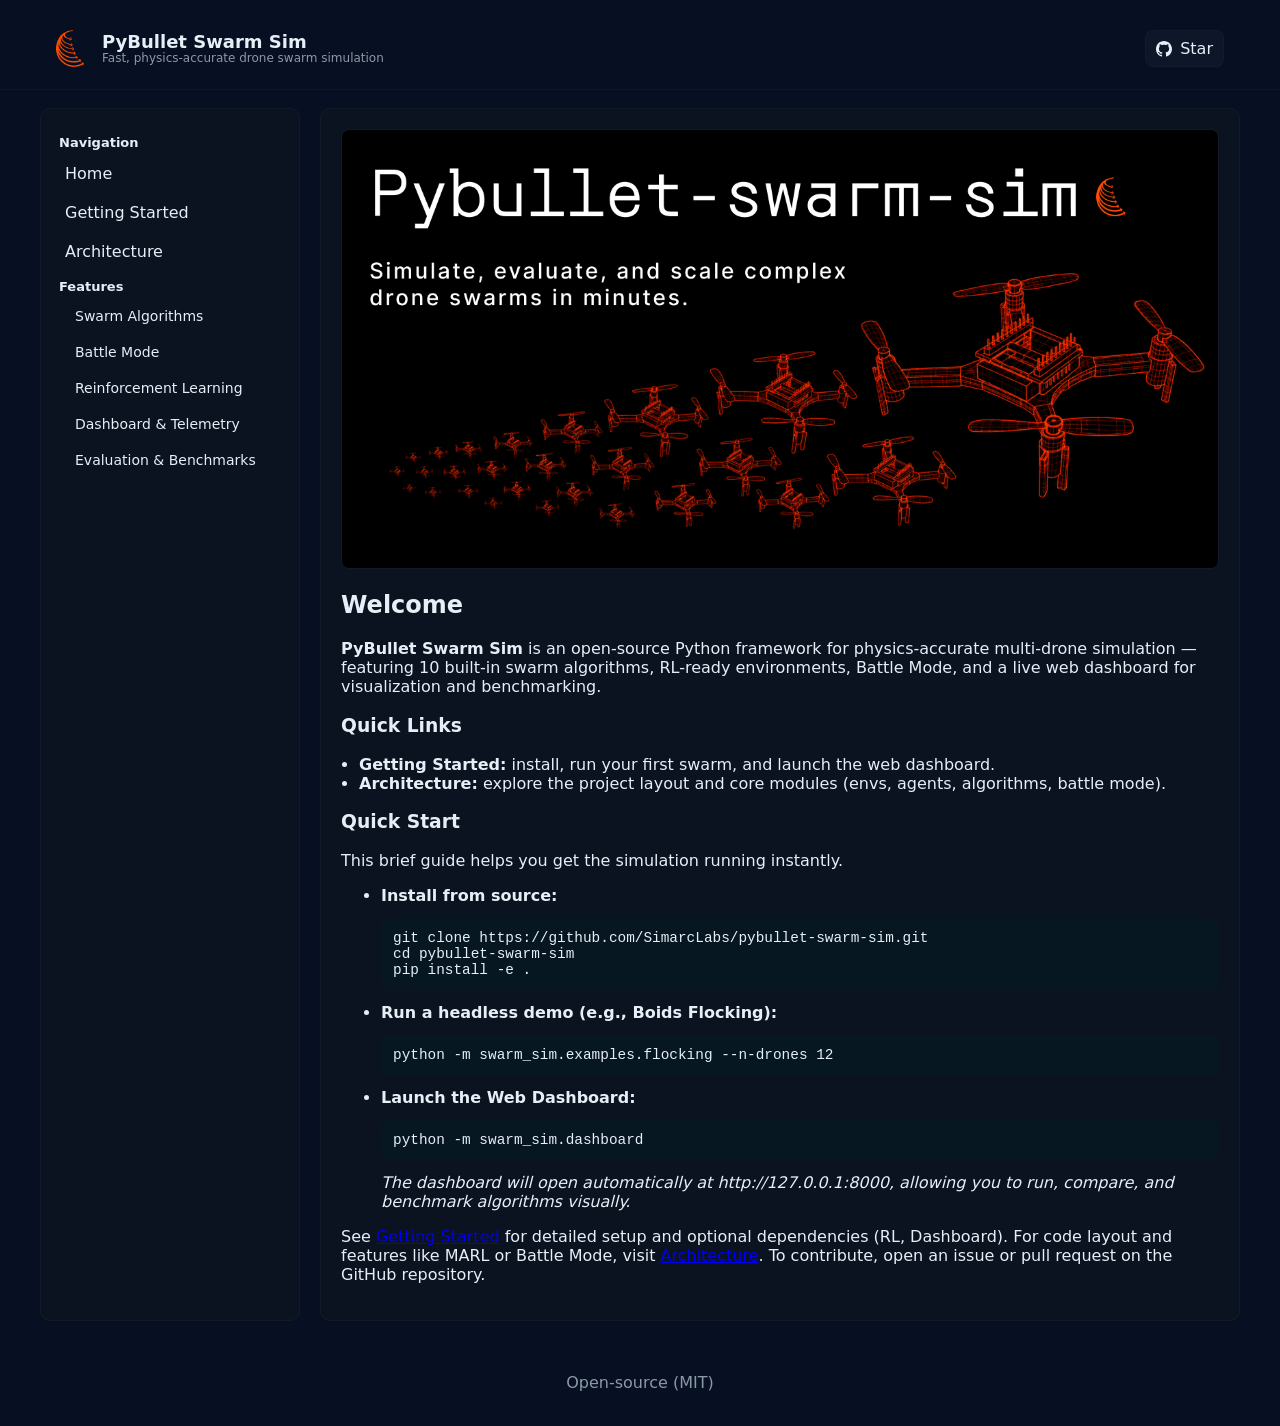
<file: docs/index.html>
<!doctype html>
<html lang="en">
<head>
  <meta charset="utf-8" />
  <meta name="viewport" content="width=device-width,initial-scale=1" />
  <title>PyBullet Swarm Sim — Docs</title>
  <link rel="stylesheet" href="style.css">
</head>
<body>
  <header class="topbar">
    <div class="container">
      <div style="display:flex;align-items:center;">
        <img src="images/logo_sim.png" alt="logo" class="logo" />
        <div style="display:flex;flex-direction:column;">
          <h1>PyBullet Swarm Sim</h1>
          <p class="tag">Fast, physics-accurate drone swarm simulation</p>
        </div>
      </div>
      <div>
        <a class="github-star" href="https://github.com/SimarcLabs/pybullet-swarm-sim" target="_blank" rel="noopener noreferrer" aria-label="Star on GitHub">
          <!-- GitHub mark (octicon) -->
          <svg viewBox="0 0 16 16" aria-hidden="true"><path d="M8 0C3.58 0 0 3.58 0 8c0 3.54 2.29 6.53 5.47 7.59.4.07.55-.17.55-.38 0-.19-.01-.82-.01-1.49-2.01.37-2.53-.49-2.69-.94-.09-.23-.48-.94-.82-1.13-.28-.15-.68-.52-.01-.53.63-.01 1.08.58 1.23.82.72 1.21 1.87.87 2.33.66.07-.52.28-.87.51-1.07-1.78-.2-3.64-.89-3.64-3.95 0-.87.31-1.59.82-2.15-.08-.2-.36-1.01.08-2.11 0 0 .67-.21 2.2.82.64-.18 1.32-.27 2-.27.68 0 1.36.09 2 .27 1.53-1.04 2.2-.82 2.2-.82.44 1.1.16 1.91.08 2.11.51.56.82 1.28.82 2.15 0 3.07-1.87 3.75-3.65 3.95.29.25.54.73.54 1.48 0 1.07-.01 1.93-.01 2.19 0 .21.15.46.55.38C13.71 14.53 16 11.54 16 8c0-4.42-3.58-8-8-8z"></path></svg>
          <span>Star</span>
        </a>
      </div>
    </div>
  </header>
  <div class="container layout">
    <nav class="sidebar">
      <h4>Navigation</h4>
      <ul>
        <li><a href="index.html">Home</a></li>
        <li><a href="getting-started.html">Getting Started</a></li>
        <li><a href="architecture.html">Architecture</a></li>
      </ul>

      <h4 style="margin-top:12px">Features</h4>
      <ul class="sub">
        <li><a href="algorithms.html">Swarm Algorithms</a></li>
        <li><a href="battle-mode.html">Battle Mode</a></li>
        <li><a href="rl.html">Reinforcement Learning</a></li>
        <li><a href="dashboard.html">Dashboard & Telemetry</a></li>
        <li><a href="evaluation.html">Evaluation & Benchmarks</a></li>
      </ul>

    </nav>
    <main class="content">
      <img src="images/pybanner.png" alt="Docs banner" class="page-banner" />
      <h2>Welcome</h2>
      <p><strong>PyBullet Swarm Sim</strong> is an open-source Python framework for physics-accurate multi-drone simulation — featuring 10 built-in swarm algorithms, RL-ready environments, Battle Mode, and a live web dashboard for visualization and benchmarking.</p>

      <section class="quick">
        <h3>Quick Links</h3>
        <ul>
          <li><strong>Getting Started:</strong> install, run your first swarm, and launch the web dashboard.</li>
          <li><strong>Architecture:</strong> explore the project layout and core modules (envs, agents, algorithms, battle mode).</li>
        </ul>
      </section>

      <section class="next">
        <h3>Quick Start</h3>
        <p>This brief guide helps you get the simulation running instantly.</p>
        <ul>
          <li><strong>Install from source:</strong>
            <pre><code>git clone https://github.com/SimarcLabs/pybullet-swarm-sim.git
cd pybullet-swarm-sim
pip install -e .</code></pre>
          </li>
          <li><strong>Run a headless demo (e.g., Boids Flocking):</strong>
            <pre><code>python -m swarm_sim.examples.flocking --n-drones 12</code></pre>
          </li>
          <li><strong>Launch the Web Dashboard:</strong>
            <pre><code>python -m swarm_sim.dashboard</code></pre>
            <em>The dashboard will open automatically at http://127.0.0.1:8000, allowing you to run, compare, and benchmark algorithms visually.</em>
          </li>
        </ul>

        <p>See <a href="getting-started.html">Getting Started</a> for detailed setup and optional dependencies (RL, Dashboard). For code layout and features like MARL or Battle Mode, visit <a href="architecture.html">Architecture</a>. To contribute, open an issue or pull request on the GitHub repository.</p>
      </section>
    </main>
  </div>
  <footer class="foot">
    <div class="container">Open-source (MIT)</div>
  </footer>
</body>
</html>
</file>
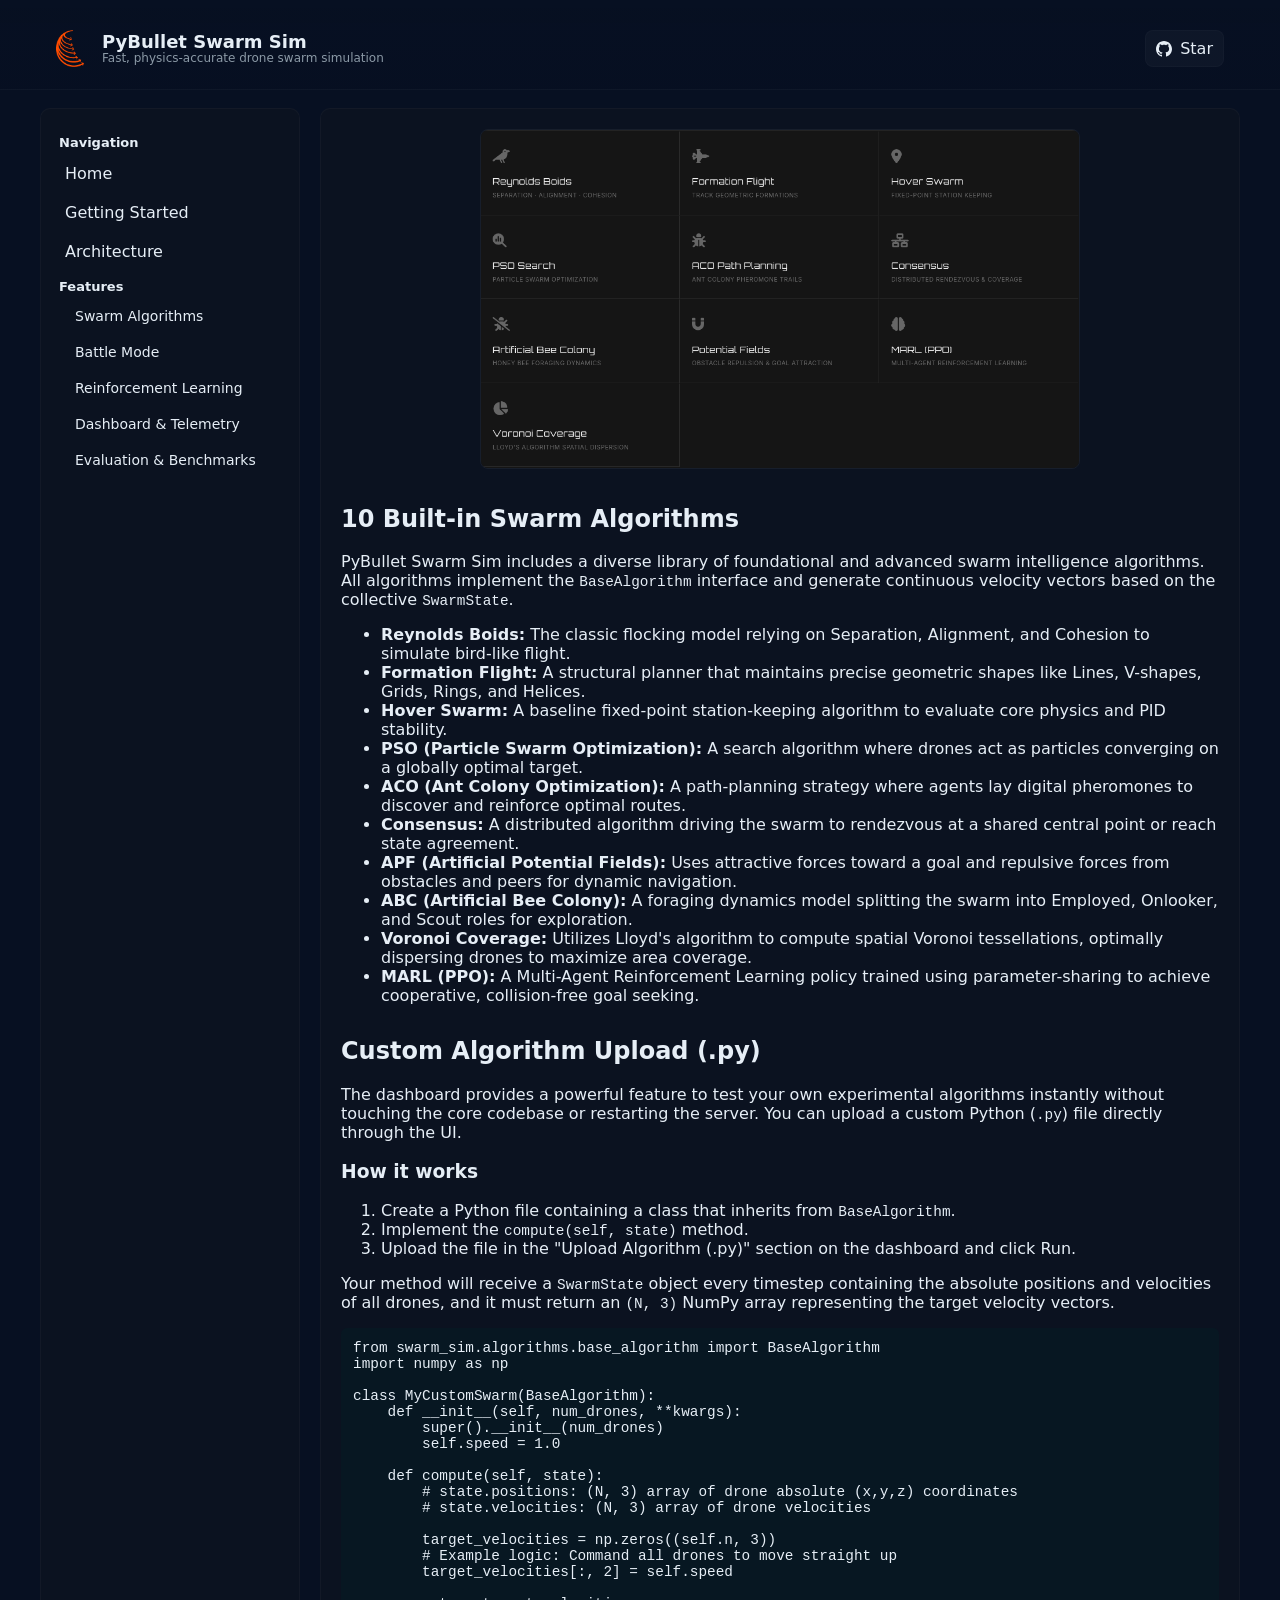
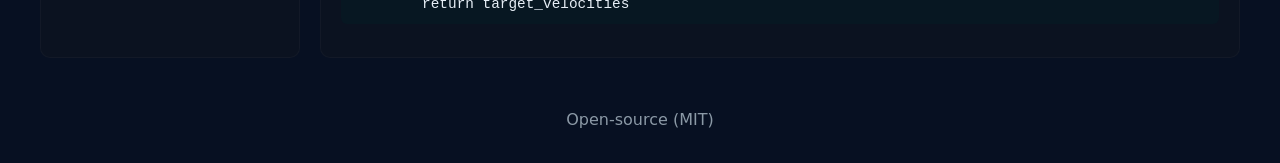
<file: docs/algorithms.html>
<!doctype html>
<html lang="en">
<head>
  <meta charset="utf-8" />
  <meta name="viewport" content="width=device-width,initial-scale=1" />
  <title>Swarm Algorithms — PyBullet Swarm Sim</title>
  <link rel="stylesheet" href="style.css">
</head>
<body>
  <header class="topbar">
    <div class="container">
      <div style="display:flex;align-items:center;">
        <img src="images/logo_sim.png" alt="logo" class="logo" />
        <div style="display:flex;flex-direction:column;">
          <h1>PyBullet Swarm Sim</h1>
          <p class="tag">Fast, physics-accurate drone swarm simulation</p>
        </div>
      </div>
      <div>
        <a class="github-star" href="https://github.com/SimarcLabs/pybullet-swarm-sim" target="_blank" rel="noopener noreferrer" aria-label="Star on GitHub">
          <svg viewBox="0 0 16 16" aria-hidden="true"><path d="M8 0C3.58 0 0 3.58 0 8c0 3.54 2.29 6.53 5.47 7.59.4.07.55-.17.55-.38 0-.19-.01-.82-.01-1.49-2.01.37-2.53-.49-2.69-.94-.09-.23-.48-.94-.82-1.13-.28-.15-.68-.52-.01-.53.63-.01 1.08.58 1.23.82.72 1.21 1.87.87 2.33.66.07-.52.28-.87.51-1.07-1.78-.2-3.64-.89-3.64-3.95 0-.87.31-1.59.82-2.15-.08-.2-.36-1.01.08-2.11 0 0 .67-.21 2.2.82.64-.18 1.32-.27 2-.27.68 0 1.36.09 2 .27 1.53-1.04 2.2-.82 2.2-.82.44 1.1.16 1.91.08 2.11.51.56.82 1.28.82 2.15 0 3.07-1.87 3.75-3.65 3.95.29.25.54.73.54 1.48 0 1.07-.01 1.93-.01 2.19 0 .21.15.46.55.38C13.71 14.53 16 11.54 16 8c0-4.42-3.58-8-8-8z"></path></svg>
          <span>Star</span>
        </a>
      </div>
    </div>
  </header>
  <div class="container layout">
    <nav class="sidebar">
      <h4>Navigation</h4>
      <ul>
        <li><a href="index.html">Home</a></li>
        <li><a href="getting-started.html">Getting Started</a></li>
        <li><a href="architecture.html">Architecture</a></li>
      </ul>

      <h4 style="margin-top:12px">Features</h4>
      <ul class="sub">
        <li><a href="algorithms.html">Swarm Algorithms</a></li>
        <li><a href="battle-mode.html">Battle Mode</a></li>
        <li><a href="rl.html">Reinforcement Learning</a></li>
        <li><a href="dashboard.html">Dashboard & Telemetry</a></li>
        <li><a href="evaluation.html">Evaluation & Benchmarks</a></li>
      </ul>
    </nav>
    <main class="content">
      <figure style="margin: 0 0 2rem 0; text-align: center;">
        <img src="images/algorithms.png" alt="Swarm Algorithms in Action" style="max-width: 600px; width: 100%; border-radius: 8px; border: 1px solid rgba(255,255,255,0.05);" />
      </figure>

      <h2>10 Built-in Swarm Algorithms</h2>
      <p>PyBullet Swarm Sim includes a diverse library of foundational and advanced swarm intelligence algorithms. All algorithms implement the <code>BaseAlgorithm</code> interface and generate continuous velocity vectors based on the collective <code>SwarmState</code>.</p>
      <ul>
        <li><strong>Reynolds Boids:</strong> The classic flocking model relying on Separation, Alignment, and Cohesion to simulate bird-like flight.</li>
        <li><strong>Formation Flight:</strong> A structural planner that maintains precise geometric shapes like Lines, V-shapes, Grids, Rings, and Helices.</li>
        <li><strong>Hover Swarm:</strong> A baseline fixed-point station-keeping algorithm to evaluate core physics and PID stability.</li>
        <li><strong>PSO (Particle Swarm Optimization):</strong> A search algorithm where drones act as particles converging on a globally optimal target.</li>
        <li><strong>ACO (Ant Colony Optimization):</strong> A path-planning strategy where agents lay digital pheromones to discover and reinforce optimal routes.</li>
        <li><strong>Consensus:</strong> A distributed algorithm driving the swarm to rendezvous at a shared central point or reach state agreement.</li>
        <li><strong>APF (Artificial Potential Fields):</strong> Uses attractive forces toward a goal and repulsive forces from obstacles and peers for dynamic navigation.</li>
        <li><strong>ABC (Artificial Bee Colony):</strong> A foraging dynamics model splitting the swarm into Employed, Onlooker, and Scout roles for exploration.</li>
        <li><strong>Voronoi Coverage:</strong> Utilizes Lloyd's algorithm to compute spatial Voronoi tessellations, optimally dispersing drones to maximize area coverage.</li>
        <li><strong>MARL (PPO):</strong> A Multi-Agent Reinforcement Learning policy trained using parameter-sharing to achieve cooperative, collision-free goal seeking.</li>
      </ul>

      <h2 style="margin-top: 2rem;">Custom Algorithm Upload (.py)</h2>
      <p>The dashboard provides a powerful feature to test your own experimental algorithms instantly without touching the core codebase or restarting the server. You can upload a custom Python (<code>.py</code>) file directly through the UI.</p>
      
      <h3>How it works</h3>
      <ol>
        <li>Create a Python file containing a class that inherits from <code>BaseAlgorithm</code>.</li>
        <li>Implement the <code>compute(self, state)</code> method.</li>
        <li>Upload the file in the "Upload Algorithm (.py)" section on the dashboard and click Run.</li>
      </ol>

      <p>Your method will receive a <code>SwarmState</code> object every timestep containing the absolute positions and velocities of all drones, and it must return an <code>(N, 3)</code> NumPy array representing the target velocity vectors.</p>

      <pre><code>from swarm_sim.algorithms.base_algorithm import BaseAlgorithm
import numpy as np

class MyCustomSwarm(BaseAlgorithm):
    def __init__(self, num_drones, **kwargs):
        super().__init__(num_drones)
        self.speed = 1.0
        
    def compute(self, state):
        # state.positions: (N, 3) array of drone absolute (x,y,z) coordinates
        # state.velocities: (N, 3) array of drone velocities
        
        target_velocities = np.zeros((self.n, 3))
        # Example logic: Command all drones to move straight up
        target_velocities[:, 2] = self.speed 
        
        return target_velocities</code></pre>
    </main>
  </div>
  <footer class="foot">
    <div class="container">Open-source (MIT)</div>
  </footer>
</body>
</html>
</file>
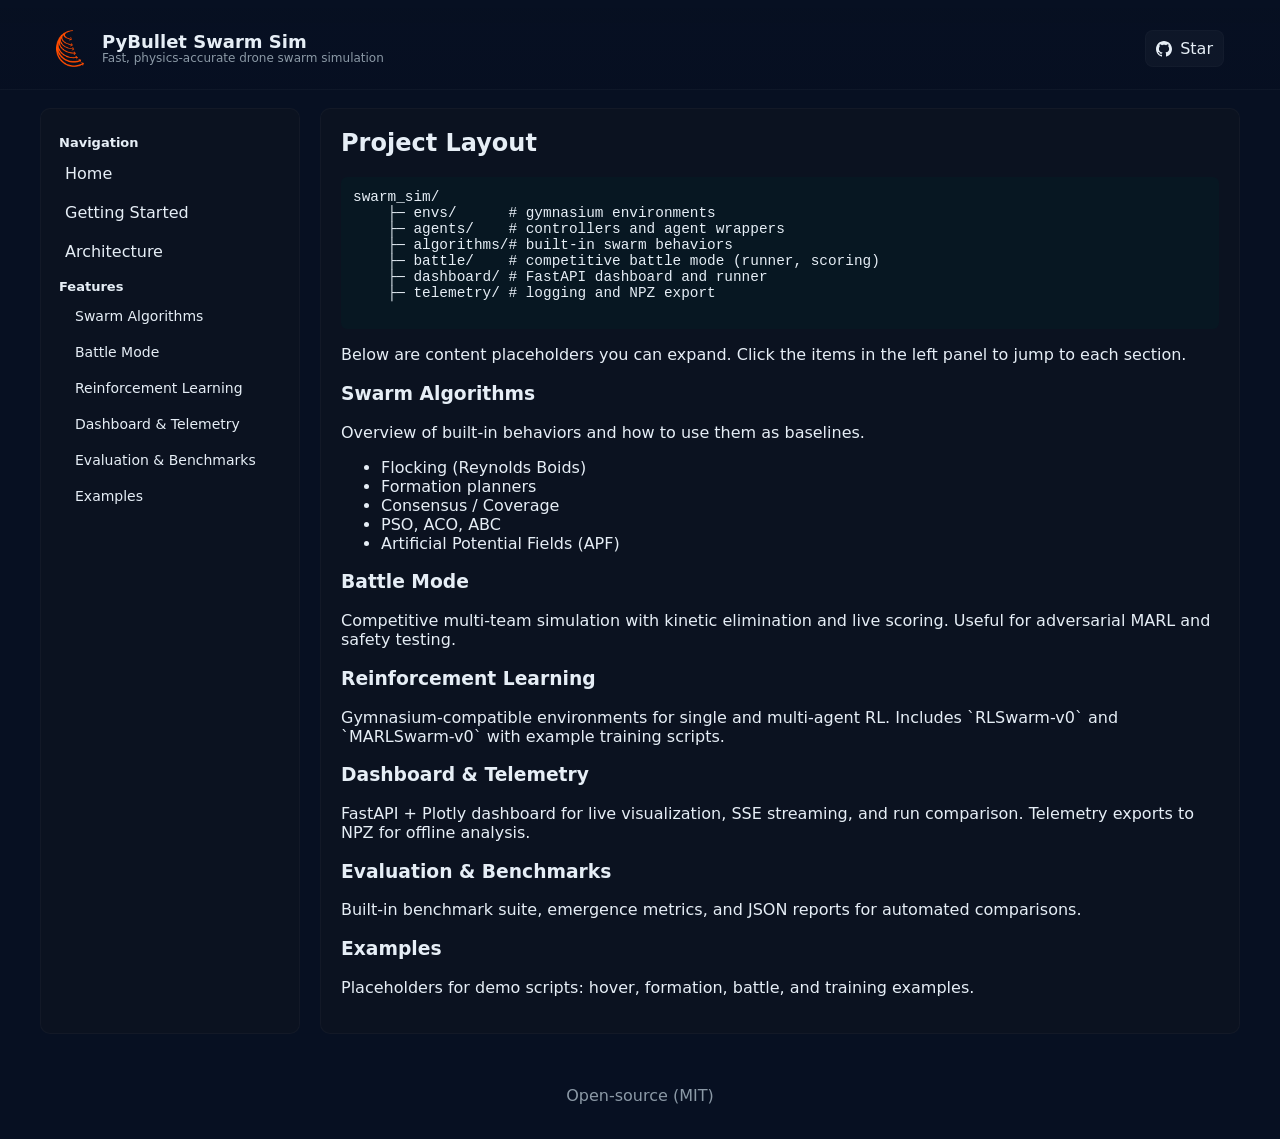
<file: docs/architecture.html>
<!doctype html>
<html lang="en">
<head>
  <meta charset="utf-8" />
  <meta name="viewport" content="width=device-width,initial-scale=1" />
  <title>Architecture — PyBullet Swarm Sim</title>
  <link rel="stylesheet" href="style.css">
</head>
<body>
  <header class="topbar">
    <div class="container">
      <div style="display:flex;align-items:center;">
        <img src="images/logo_sim.png" alt="logo" class="logo" />
        <div style="display:flex;flex-direction:column;">
          <h1>PyBullet Swarm Sim</h1>
          <p class="tag">Fast, physics-accurate drone swarm simulation</p>
        </div>
      </div>
      <div>
        <a class="github-star" href="https://github.com/SimarcLabs/pybullet-swarm-sim" target="_blank" rel="noopener noreferrer" aria-label="Star on GitHub">
          <svg viewBox="0 0 16 16" aria-hidden="true"><path d="M8 0C3.58 0 0 3.58 0 8c0 3.54 2.29 6.53 5.47 7.59.4.07.55-.17.55-.38 0-.19-.01-.82-.01-1.49-2.01.37-2.53-.49-2.69-.94-.09-.23-.48-.94-.82-1.13-.28-.15-.68-.52-.01-.53.63-.01 1.08.58 1.23.82.72 1.21 1.87.87 2.33.66.07-.52.28-.87.51-1.07-1.78-.2-3.64-.89-3.64-3.95 0-.87.31-1.59.82-2.15-.08-.2-.36-1.01.08-2.11 0 0 .67-.21 2.2.82.64-.18 1.32-.27 2-.27.68 0 1.36.09 2 .27 1.53-1.04 2.2-.82 2.2-.82.44 1.1.16 1.91.08 2.11.51.56.82 1.28.82 2.15 0 3.07-1.87 3.75-3.65 3.95.29.25.54.73.54 1.48 0 1.07-.01 1.93-.01 2.19 0 .21.15.46.55.38C13.71 14.53 16 11.54 16 8c0-4.42-3.58-8-8-8z"></path></svg>
          <span>Star</span>
        </a>
      </div>
    </div>
  </header>
  <div class="container layout">
    <nav class="sidebar">
      <h4>Navigation</h4>
      <ul>
        <li><a href="index.html">Home</a></li>
        <li><a href="getting-started.html">Getting Started</a></li>
        <li><a href="architecture.html">Architecture</a></li>
      </ul>

      <h4 style="margin-top:12px">Features</h4>
      <ul class="sub">
        <li><a href="#algorithms">Swarm Algorithms</a></li>
        <li><a href="#battle-mode">Battle Mode</a></li>
        <li><a href="#rl">Reinforcement Learning</a></li>
        <li><a href="#dashboard">Dashboard & Telemetry</a></li>
        <li><a href="#evaluation">Evaluation & Benchmarks</a></li>
        <li><a href="#examples">Examples</a></li>
      </ul>
    </nav>
    <main class="content">
      <h2>Project Layout</h2>
      <pre><code>swarm_sim/
    ├─ envs/      # gymnasium environments
    ├─ agents/    # controllers and agent wrappers
    ├─ algorithms/# built-in swarm behaviors
    ├─ battle/    # competitive battle mode (runner, scoring)
    ├─ dashboard/ # FastAPI dashboard and runner
    ├─ telemetry/ # logging and NPZ export
    </code></pre>

      <p>Below are content placeholders you can expand. Click the items in the left panel to jump to each section.</p>

      <h3 id="algorithms">Swarm Algorithms</h3>
      <p class="muted">Overview of built-in behaviors and how to use them as baselines.</p>
      <ul>
        <li>Flocking (Reynolds Boids)</li>
        <li>Formation planners</li>
        <li>Consensus / Coverage</li>
        <li>PSO, ACO, ABC</li>
        <li>Artificial Potential Fields (APF)</li>
      </ul>

      <h3 id="battle-mode">Battle Mode</h3>
      <p class="muted">Competitive multi-team simulation with kinetic elimination and live scoring. Useful for adversarial MARL and safety testing.</p>

      <h3 id="rl">Reinforcement Learning</h3>
      <p class="muted">Gymnasium-compatible environments for single and multi-agent RL. Includes `RLSwarm-v0` and `MARLSwarm-v0` with example training scripts.</p>

      <h3 id="dashboard">Dashboard & Telemetry</h3>
      <p class="muted">FastAPI + Plotly dashboard for live visualization, SSE streaming, and run comparison. Telemetry exports to NPZ for offline analysis.</p>

      <h3 id="evaluation">Evaluation & Benchmarks</h3>
      <p class="muted">Built-in benchmark suite, emergence metrics, and JSON reports for automated comparisons.</p>

      <h3 id="examples">Examples</h3>
      <p class="muted">Placeholders for demo scripts: hover, formation, battle, and training examples.</p>
    </main>
  </div>
  <footer class="foot">
    <div class="container">Open-source (MIT)</div>
  </footer>
</body>
</html>
</file>
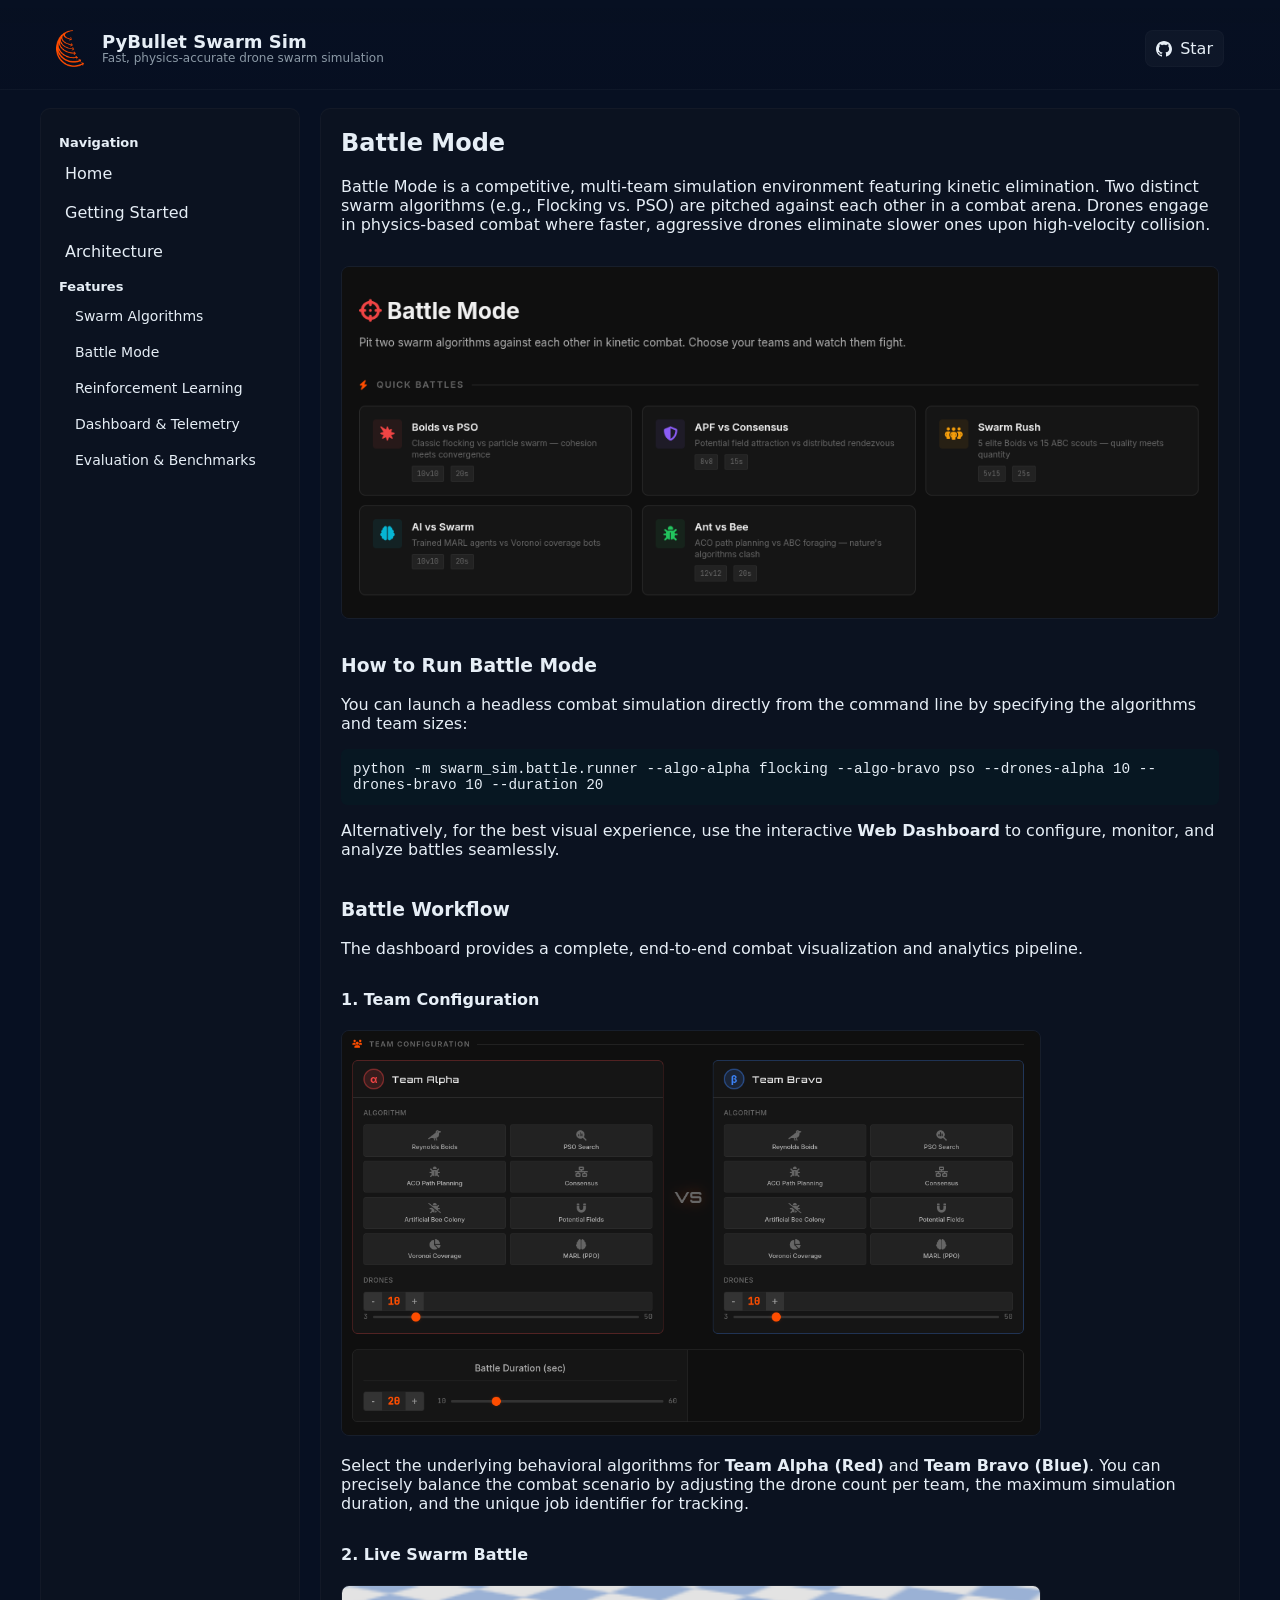
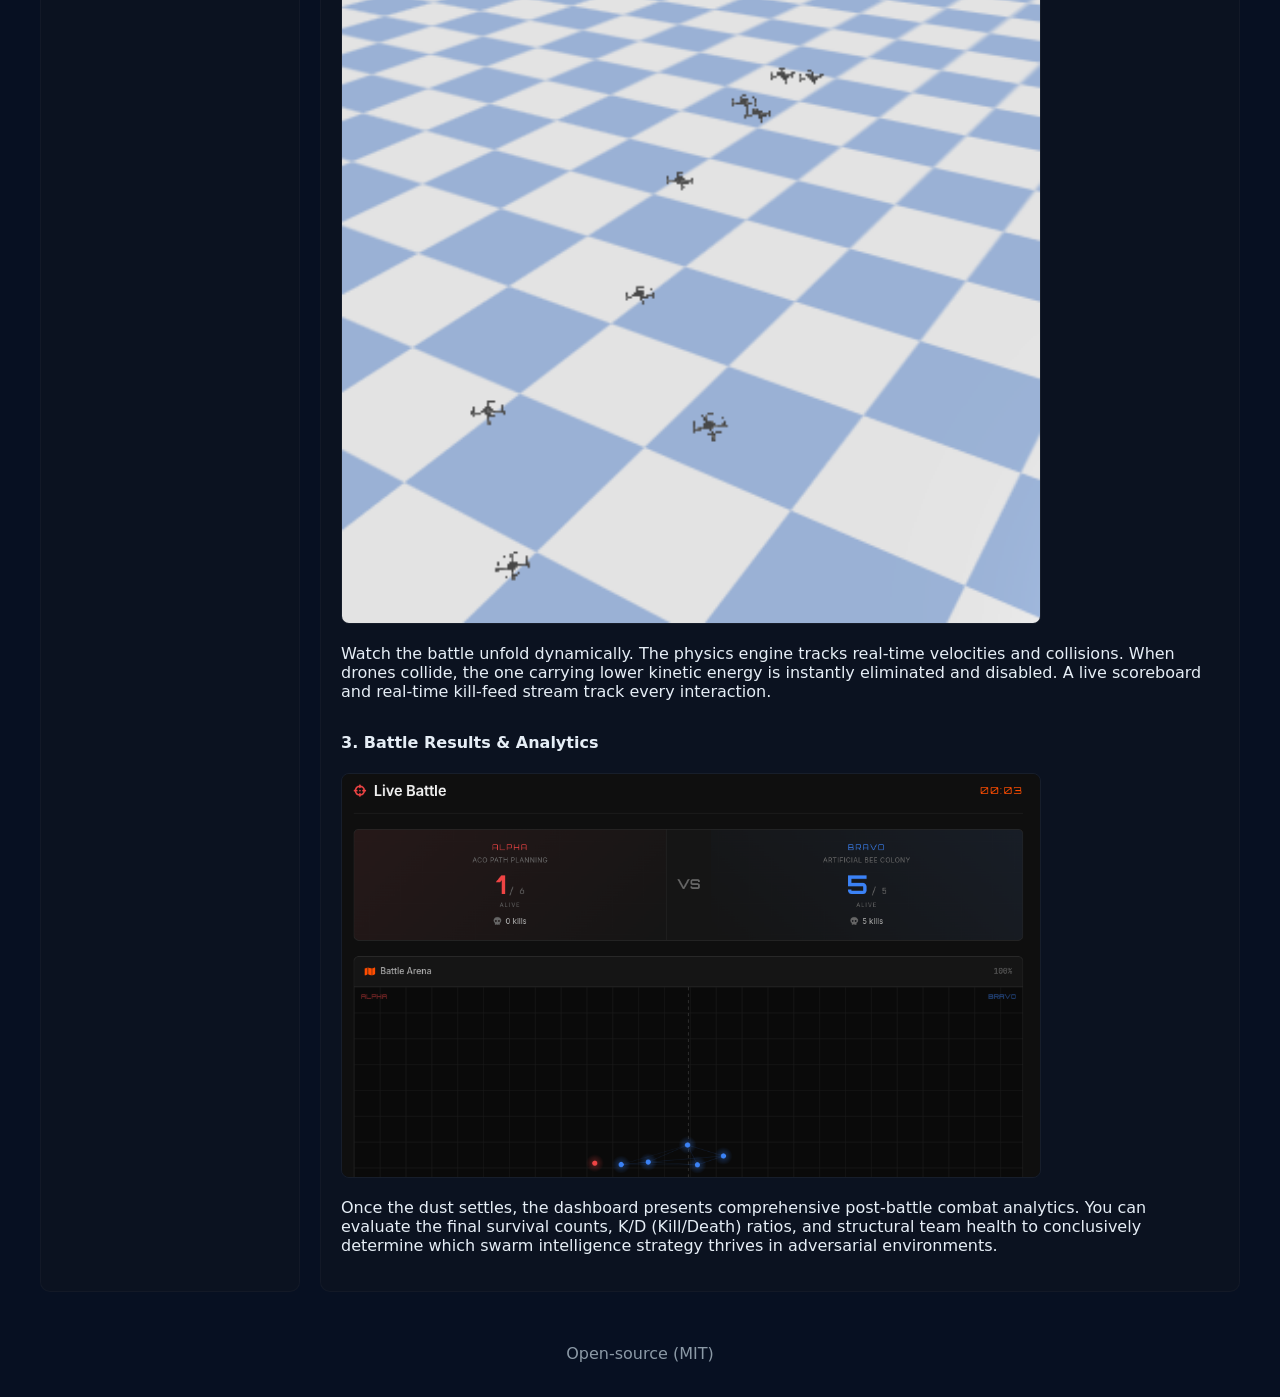
<file: docs/battle-mode.html>
<!doctype html>
<html lang="en">
<head>
  <meta charset="utf-8" />
  <meta name="viewport" content="width=device-width,initial-scale=1" />
  <title>Battle Mode — PyBullet Swarm Sim</title>
  <link rel="stylesheet" href="style.css">
</head>
<body>
  <header class="topbar">
    <div class="container">
      <div style="display:flex;align-items:center;">
        <img src="images/logo_sim.png" alt="logo" class="logo" />
        <div style="display:flex;flex-direction:column;">
          <h1>PyBullet Swarm Sim</h1>
          <p class="tag">Fast, physics-accurate drone swarm simulation</p>
        </div>
      </div>
      <div>
        <a class="github-star" href="https://github.com/SimarcLabs/pybullet-swarm-sim" target="_blank" rel="noopener noreferrer" aria-label="Star on GitHub">
          <svg viewBox="0 0 16 16" aria-hidden="true"><path d="M8 0C3.58 0 0 3.58 0 8c0 3.54 2.29 6.53 5.47 7.59.4.07.55-.17.55-.38 0-.19-.01-.82-.01-1.49-2.01.37-2.53-.49-2.69-.94-.09-.23-.48-.94-.82-1.13-.28-.15-.68-.52-.01-.53.63-.01 1.08.58 1.23.82.72 1.21 1.87.87 2.33.66.07-.52.28-.87.51-1.07-1.78-.2-3.64-.89-3.64-3.95 0-.87.31-1.59.82-2.15-.08-.2-.36-1.01.08-2.11 0 0 .67-.21 2.2.82.64-.18 1.32-.27 2-.27.68 0 1.36.09 2 .27 1.53-1.04 2.2-.82 2.2-.82.44 1.1.16 1.91.08 2.11.51.56.82 1.28.82 2.15 0 3.07-1.87 3.75-3.65 3.95.29.25.54.73.54 1.48 0 1.07-.01 1.93-.01 2.19 0 .21.15.46.55.38C13.71 14.53 16 11.54 16 8c0-4.42-3.58-8-8-8z"></path></svg>
          <span>Star</span>
        </a>
      </div>
    </div>
  </header>
  <div class="container layout">
    <nav class="sidebar">
      <h4>Navigation</h4>
      <ul>
        <li><a href="index.html">Home</a></li>
        <li><a href="getting-started.html">Getting Started</a></li>
        <li><a href="architecture.html">Architecture</a></li>
      </ul>

      <h4 style="margin-top:12px">Features</h4>
      <ul class="sub">
        <li><a href="algorithms.html">Swarm Algorithms</a></li>
        <li><a href="battle-mode.html">Battle Mode</a></li>
        <li><a href="rl.html">Reinforcement Learning</a></li>
        <li><a href="dashboard.html">Dashboard & Telemetry</a></li>
        <li><a href="evaluation.html">Evaluation & Benchmarks</a></li>
      </ul>
    </nav>
    <main class="content">
      <h2>Battle Mode</h2>
      <p>Battle Mode is a competitive, multi-team simulation environment featuring kinetic elimination. Two distinct swarm algorithms (e.g., Flocking vs. PSO) are pitched against each other in a combat arena. Drones engage in physics-based combat where faster, aggressive drones eliminate slower ones upon high-velocity collision.</p>

      <figure style="margin: 2rem 0; text-align: center;">
        <img src="images/battlemode.png" alt="Battle Mode Overview" style="max-width: 100%; border-radius: 8px; border: 1px solid rgba(255,255,255,0.05);" />
      </figure>

      <h3>How to Run Battle Mode</h3>
      <p>You can launch a headless combat simulation directly from the command line by specifying the algorithms and team sizes:</p>
      <pre><code>python -m swarm_sim.battle.runner --algo-alpha flocking --algo-bravo pso --drones-alpha 10 --drones-bravo 10 --duration 20</code></pre>
      <p>Alternatively, for the best visual experience, use the interactive <strong>Web Dashboard</strong> to configure, monitor, and analyze battles seamlessly.</p>

      <h3 style="margin-top: 2.5rem;">Battle Workflow</h3>
      <p>The dashboard provides a complete, end-to-end combat visualization and analytics pipeline.</p>

      <div style="margin-top: 2rem;">
        <h4>1. Team Configuration</h4>
        <figure style="margin: 1rem 0; text-align: left;">
          <img src="images/team_config.png" alt="Team Configuration" style="max-width: 700px; width: 100%; border-radius: 8px; border: 1px solid rgba(255,255,255,0.05);" />
        </figure>
        <p>Select the underlying behavioral algorithms for <strong>Team Alpha (Red)</strong> and <strong>Team Bravo (Blue)</strong>. You can precisely balance the combat scenario by adjusting the drone count per team, the maximum simulation duration, and the unique job identifier for tracking.</p>
      </div>

      <div style="margin-top: 2rem;">
        <h4>2. Live Swarm Battle</h4>
        <figure style="margin: 1rem 0; text-align: left;">
          <img src="images/swarm_battle.png" alt="Live Swarm Battle" style="max-width: 700px; width: 100%; border-radius: 8px; border: 1px solid rgba(255,255,255,0.05);" />
        </figure>
        <p>Watch the battle unfold dynamically. The physics engine tracks real-time velocities and collisions. When drones collide, the one carrying lower kinetic energy is instantly eliminated and disabled. A live scoreboard and real-time kill-feed stream track every interaction.</p>
      </div>

      <div style="margin-top: 2rem;">
        <h4>3. Battle Results & Analytics</h4>
        <figure style="margin: 1rem 0; text-align: left;">
          <img src="images/battle_results.png" alt="Battle Results" style="max-width: 700px; width: 100%; border-radius: 8px; border: 1px solid rgba(255,255,255,0.05);" />
        </figure>
        <p>Once the dust settles, the dashboard presents comprehensive post-battle combat analytics. You can evaluate the final survival counts, K/D (Kill/Death) ratios, and structural team health to conclusively determine which swarm intelligence strategy thrives in adversarial environments.</p>
      </div>

    </main>
  </div>
  <footer class="foot">
    <div class="container">Open-source (MIT)</div>
  </footer>
</body>
</html>
</file>
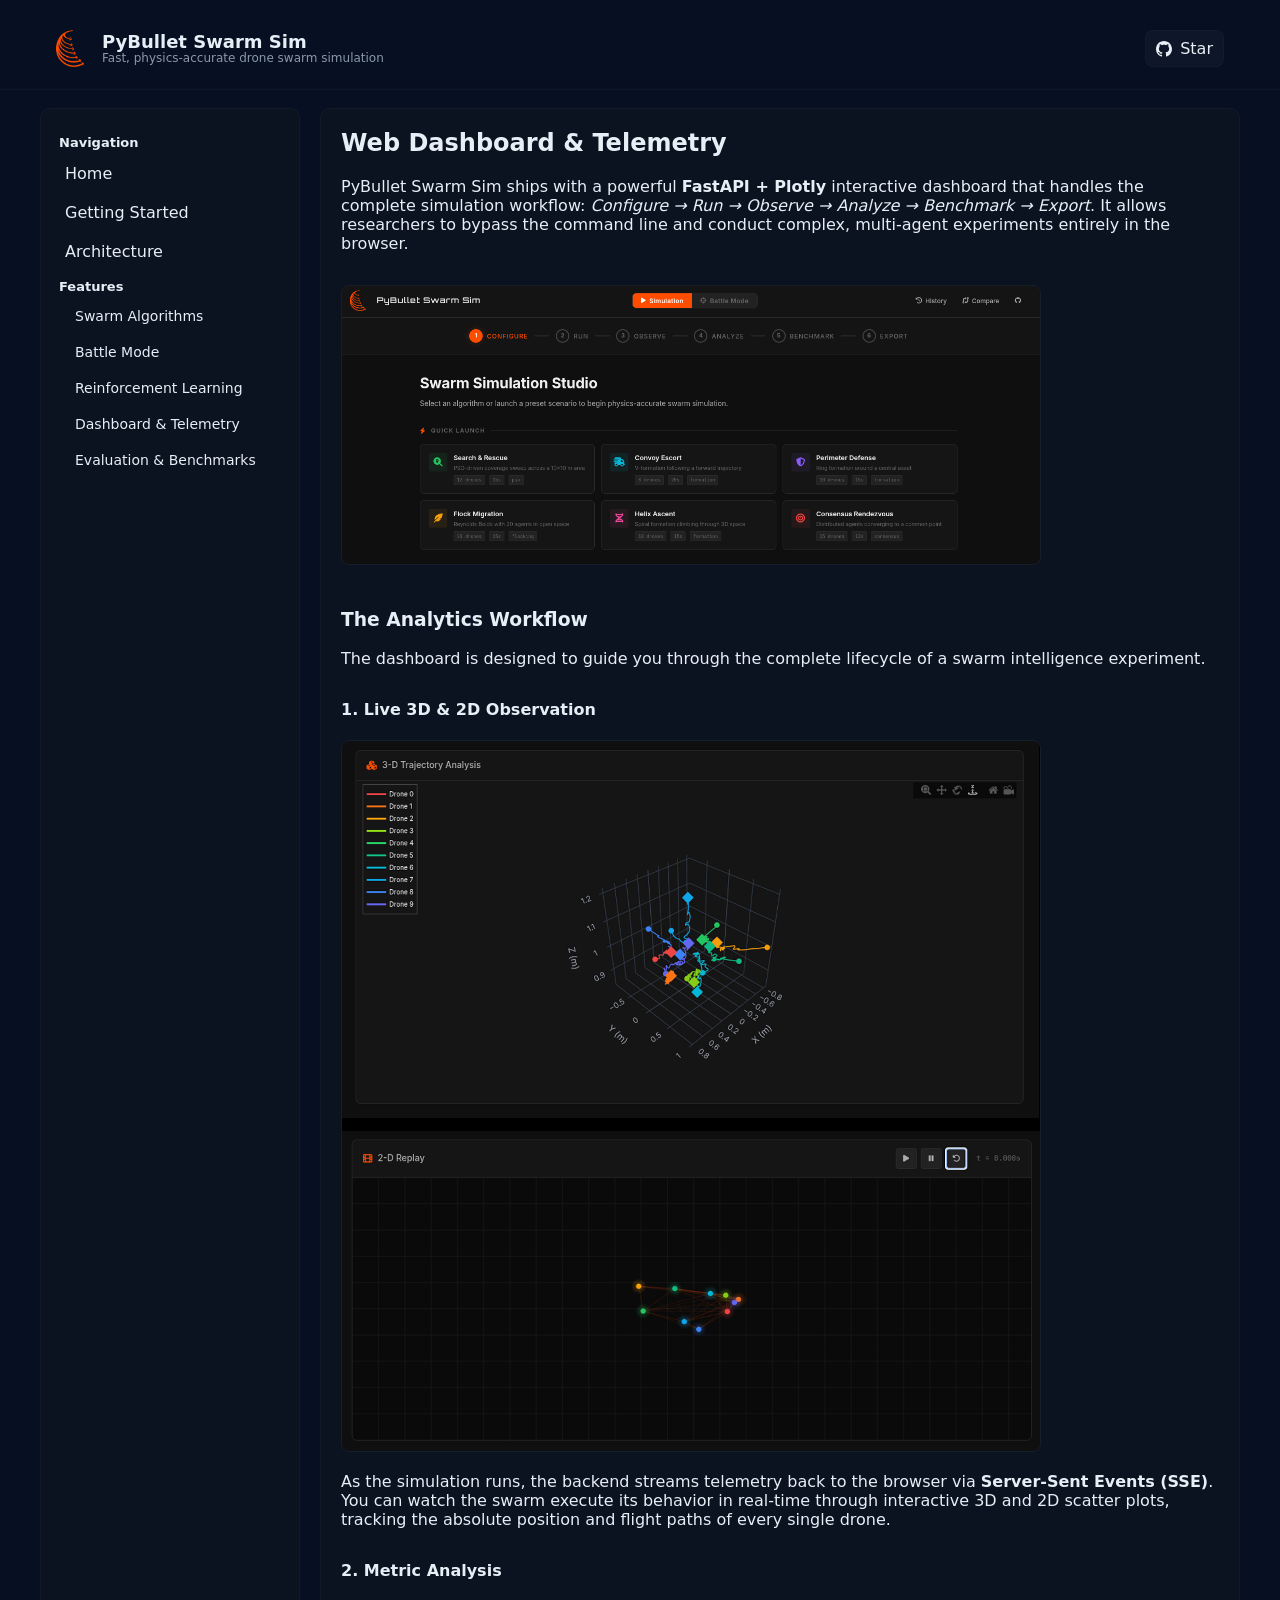
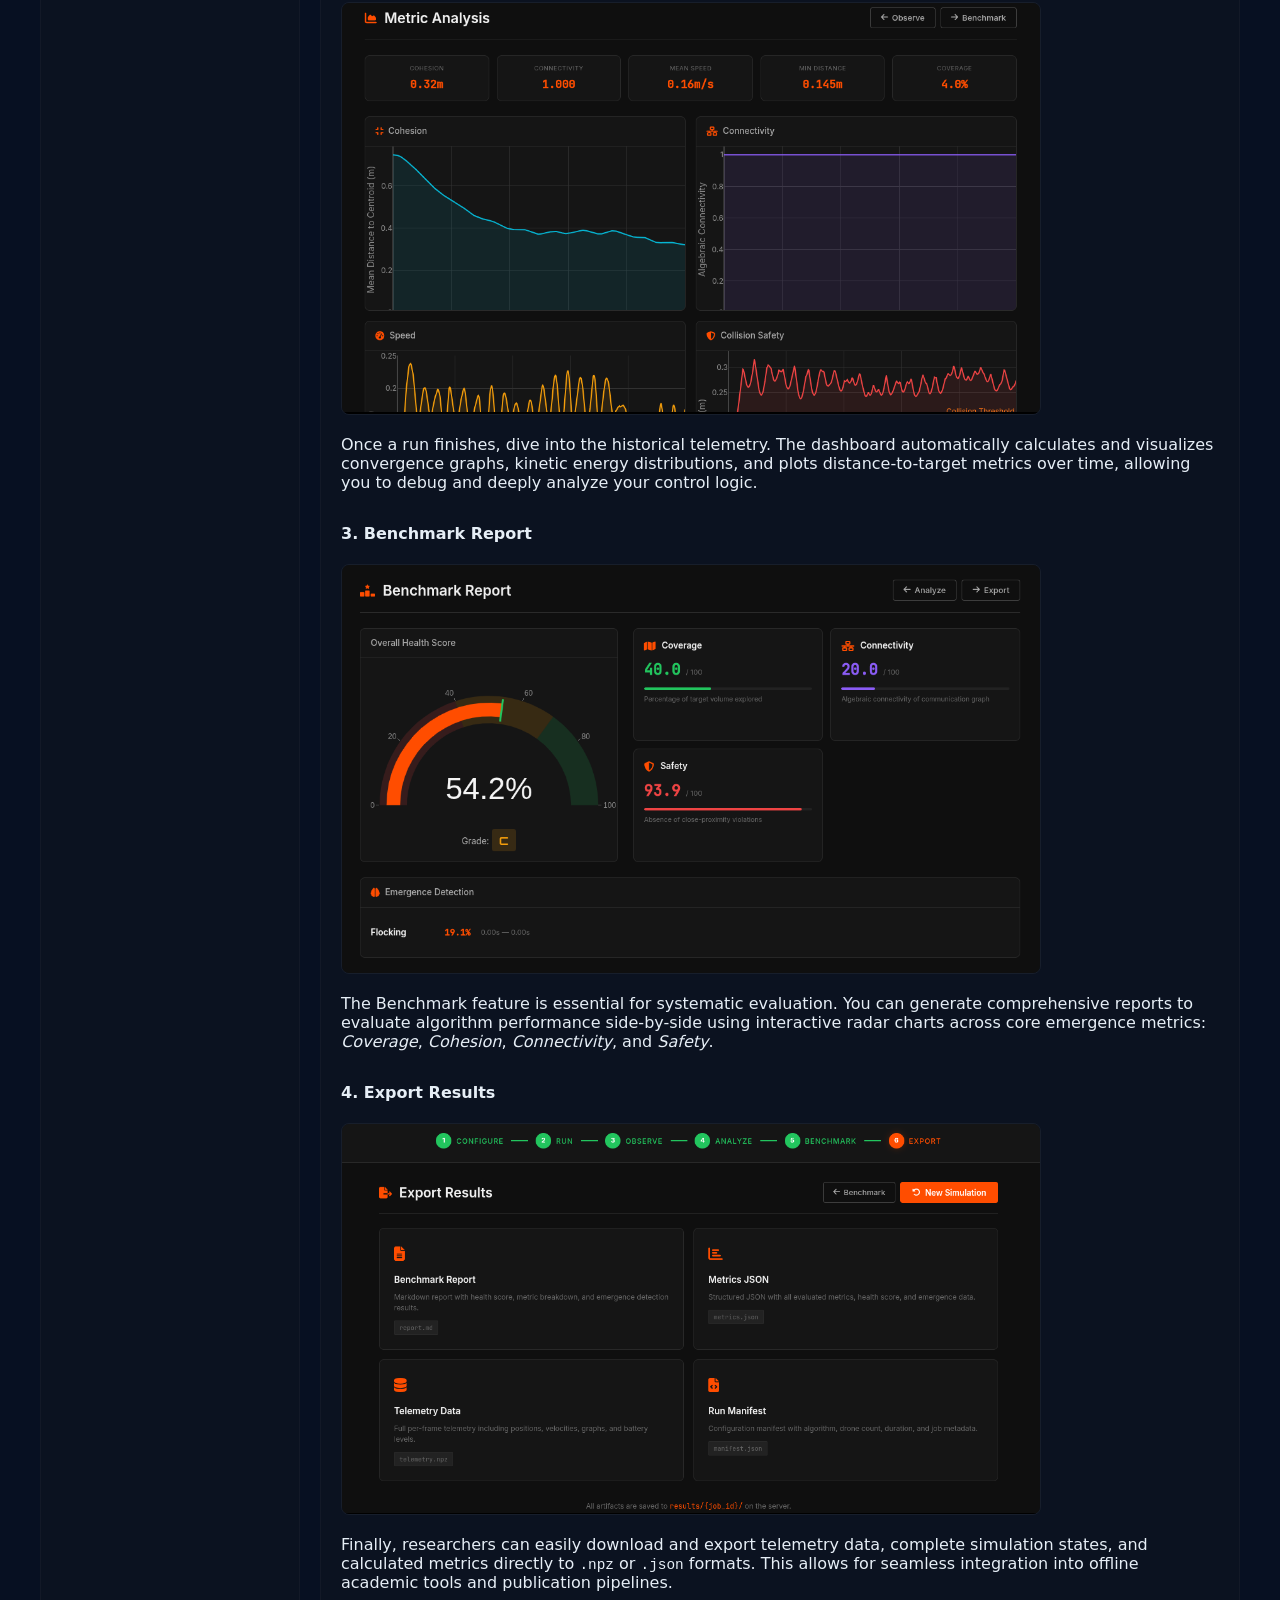
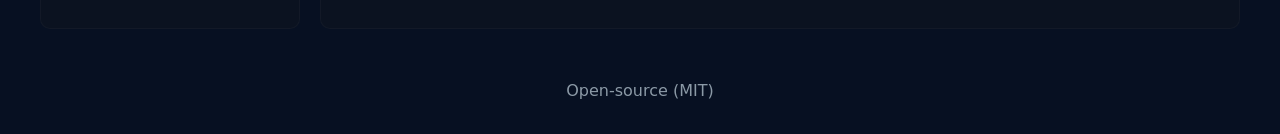
<file: docs/dashboard.html>
<!doctype html>
<html lang="en">
<head>
  <meta charset="utf-8" />
  <meta name="viewport" content="width=device-width,initial-scale=1" />
  <title>Dashboard & Telemetry — PyBullet Swarm Sim</title>
  <link rel="stylesheet" href="style.css">
</head>
<body>
  <header class="topbar">
    <div class="container">
      <div style="display:flex;align-items:center;">
        <img src="images/logo_sim.png" alt="logo" class="logo" />
        <div style="display:flex;flex-direction:column;">
          <h1>PyBullet Swarm Sim</h1>
          <p class="tag">Fast, physics-accurate drone swarm simulation</p>
        </div>
      </div>
      <div>
        <a class="github-star" href="https://github.com/SimarcLabs/pybullet-swarm-sim" target="_blank" rel="noopener noreferrer" aria-label="Star on GitHub">
          <svg viewBox="0 0 16 16" aria-hidden="true"><path d="M8 0C3.58 0 0 3.58 0 8c0 3.54 2.29 6.53 5.47 7.59.4.07.55-.17.55-.38 0-.19-.01-.82-.01-1.49-2.01.37-2.53-.49-2.69-.94-.09-.23-.48-.94-.82-1.13-.28-.15-.68-.52-.01-.53.63-.01 1.08.58 1.23.82.72 1.21 1.87.87 2.33.66.07-.52.28-.87.51-1.07-1.78-.2-3.64-.89-3.64-3.95 0-.87.31-1.59.82-2.15-.08-.2-.36-1.01.08-2.11 0 0 .67-.21 2.2.82.64-.18 1.32-.27 2-.27.68 0 1.36.09 2 .27 1.53-1.04 2.2-.82 2.2-.82.44 1.1.16 1.91.08 2.11.51.56.82 1.28.82 2.15 0 3.07-1.87 3.75-3.65 3.95.29.25.54.73.54 1.48 0 1.07-.01 1.93-.01 2.19 0 .21.15.46.55.38C13.71 14.53 16 11.54 16 8c0-4.42-3.58-8-8-8z"></path></svg>
          <span>Star</span>
        </a>
      </div>
    </div>
  </header>
  <div class="container layout">
    <nav class="sidebar">
      <h4>Navigation</h4>
      <ul>
        <li><a href="index.html">Home</a></li>
        <li><a href="getting-started.html">Getting Started</a></li>
        <li><a href="architecture.html">Architecture</a></li>
      </ul>

      <h4 style="margin-top:12px">Features</h4>
      <ul class="sub">
        <li><a href="algorithms.html">Swarm Algorithms</a></li>
        <li><a href="battle-mode.html">Battle Mode</a></li>
        <li><a href="rl.html">Reinforcement Learning</a></li>
        <li><a href="dashboard.html">Dashboard & Telemetry</a></li>
        <li><a href="evaluation.html">Evaluation & Benchmarks</a></li>
      </ul>
    </nav>
    <main class="content">
      <h2>Web Dashboard & Telemetry</h2>
      <p>PyBullet Swarm Sim ships with a powerful <strong>FastAPI + Plotly</strong> interactive dashboard that handles the complete simulation workflow: <em>Configure → Run → Observe → Analyze → Benchmark → Export</em>. It allows researchers to bypass the command line and conduct complex, multi-agent experiments entirely in the browser.</p>

      <figure style="margin: 2rem 0; text-align: left;">
        <img src="images/dashboard.png" alt="Web Dashboard Interface" style="max-width: 700px; width: 100%; border-radius: 8px; border: 1px solid rgba(255,255,255,0.05);" />
      </figure>

      <h3 style="margin-top: 2.5rem;">The Analytics Workflow</h3>
      <p>The dashboard is designed to guide you through the complete lifecycle of a swarm intelligence experiment.</p>

      <div style="margin-top: 2rem;">
        <h4>1. Live 3D & 2D Observation</h4>
        <figure style="margin: 1rem 0; text-align: left;">
          <img src="images/demo-3.png" alt="Live 3D & 2D Observation" style="max-width: 700px; width: 100%; border-radius: 8px; border: 1px solid rgba(255,255,255,0.05);" />
        </figure>
        <p>As the simulation runs, the backend streams telemetry back to the browser via <strong>Server-Sent Events (SSE)</strong>. You can watch the swarm execute its behavior in real-time through interactive 3D and 2D scatter plots, tracking the absolute position and flight paths of every single drone.</p>
      </div>

      <div style="margin-top: 2rem;">
        <h4>2. Metric Analysis</h4>
        <figure style="margin: 1rem 0; text-align: left;">
          <img src="images/demo-4.png" alt="Metric Analysis" style="max-width: 700px; width: 100%; border-radius: 8px; border: 1px solid rgba(255,255,255,0.05);" />
        </figure>
        <p>Once a run finishes, dive into the historical telemetry. The dashboard automatically calculates and visualizes convergence graphs, kinetic energy distributions, and plots distance-to-target metrics over time, allowing you to debug and deeply analyze your control logic.</p>
      </div>

      <div style="margin-top: 2rem;">
        <h4>3. Benchmark Report</h4>
        <figure style="margin: 1rem 0; text-align: left;">
          <img src="images/demo-5.png" alt="Benchmark Report" style="max-width: 700px; width: 100%; border-radius: 8px; border: 1px solid rgba(255,255,255,0.05);" />
        </figure>
        <p>The Benchmark feature is essential for systematic evaluation. You can generate comprehensive reports to evaluate algorithm performance side-by-side using interactive radar charts across core emergence metrics: <em>Coverage</em>, <em>Cohesion</em>, <em>Connectivity</em>, and <em>Safety</em>.</p>
      </div>

      <div style="margin-top: 2rem;">
        <h4>4. Export Results</h4>
        <figure style="margin: 1rem 0; text-align: left;">
          <img src="images/demo-6.png" alt="Export Results" style="max-width: 700px; width: 100%; border-radius: 8px; border: 1px solid rgba(255,255,255,0.05);" />
        </figure>
        <p>Finally, researchers can easily download and export telemetry data, complete simulation states, and calculated metrics directly to <code>.npz</code> or <code>.json</code> formats. This allows for seamless integration into offline academic tools and publication pipelines.</p>
      </div>
    </main>
  </div>
  <footer class="foot">
    <div class="container">Open-source (MIT)</div>
  </footer>
</body>
</html>
</file>
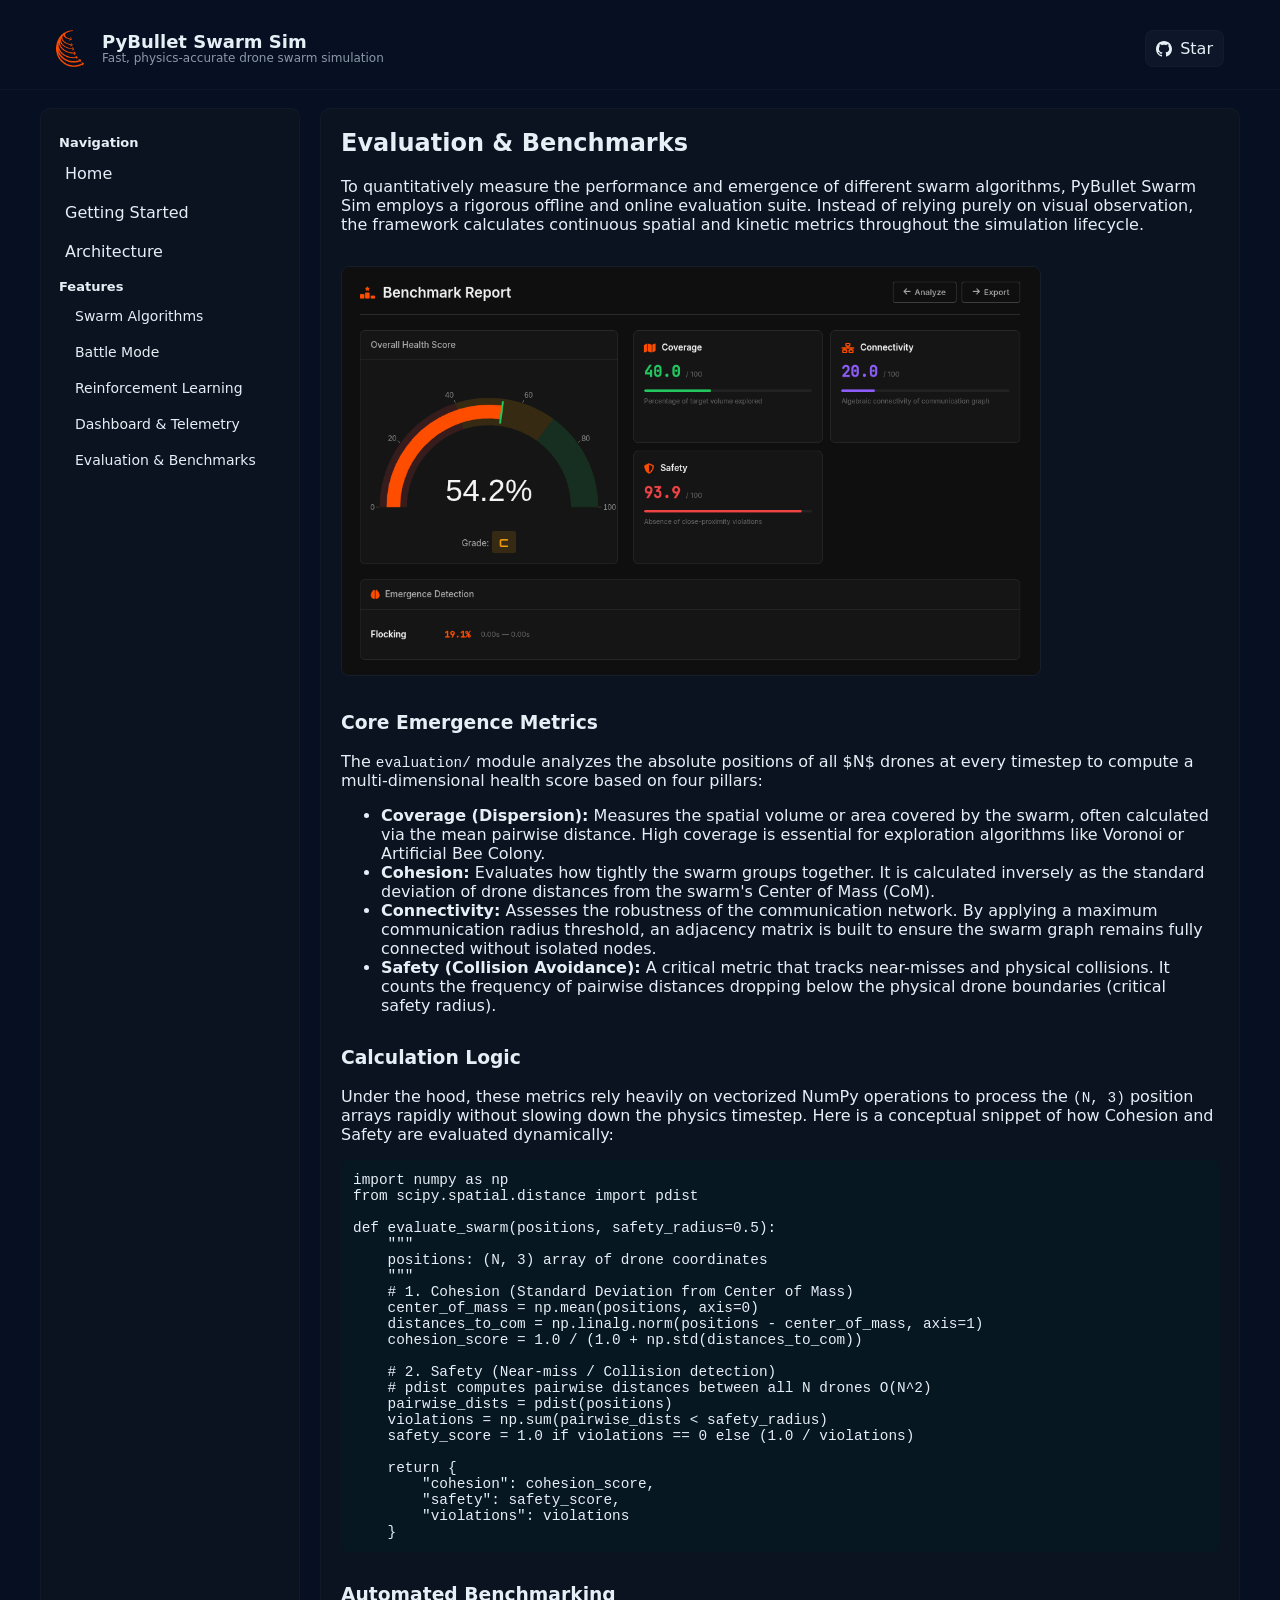
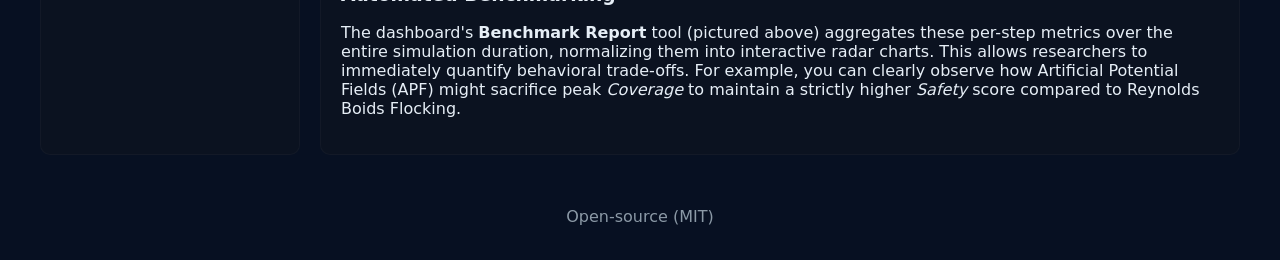
<file: docs/evaluation.html>
<!doctype html>
<html lang="en">
<head>
  <meta charset="utf-8" />
  <meta name="viewport" content="width=device-width,initial-scale=1" />
  <title>Evaluation & Benchmarks — PyBullet Swarm Sim</title>
  <link rel="stylesheet" href="style.css">
</head>
<body>
  <header class="topbar">
    <div class="container">
      <div style="display:flex;align-items:center;">
        <img src="images/logo_sim.png" alt="logo" class="logo" />
        <div style="display:flex;flex-direction:column;">
          <h1>PyBullet Swarm Sim</h1>
          <p class="tag">Fast, physics-accurate drone swarm simulation</p>
        </div>
      </div>
      <div>
        <a class="github-star" href="https://github.com/SimarcLabs/pybullet-swarm-sim" target="_blank" rel="noopener noreferrer" aria-label="Star on GitHub">
          <svg viewBox="0 0 16 16" aria-hidden="true"><path d="M8 0C3.58 0 0 3.58 0 8c0 3.54 2.29 6.53 5.47 7.59.4.07.55-.17.55-.38 0-.19-.01-.82-.01-1.49-2.01.37-2.53-.49-2.69-.94-.09-.23-.48-.94-.82-1.13-.28-.15-.68-.52-.01-.53.63-.01 1.08.58 1.23.82.72 1.21 1.87.87 2.33.66.07-.52.28-.87.51-1.07-1.78-.2-3.64-.89-3.64-3.95 0-.87.31-1.59.82-2.15-.08-.2-.36-1.01.08-2.11 0 0 .67-.21 2.2.82.64-.18 1.32-.27 2-.27.68 0 1.36.09 2 .27 1.53-1.04 2.2-.82 2.2-.82.44 1.1.16 1.91.08 2.11.51.56.82 1.28.82 2.15 0 3.07-1.87 3.75-3.65 3.95.29.25.54.73.54 1.48 0 1.07-.01 1.93-.01 2.19 0 .21.15.46.55.38C13.71 14.53 16 11.54 16 8c0-4.42-3.58-8-8-8z"></path></svg>
          <span>Star</span>
        </a>
      </div>
    </div>
  </header>
  <div class="container layout">
    <nav class="sidebar">
      <h4>Navigation</h4>
      <ul>
        <li><a href="index.html">Home</a></li>
        <li><a href="getting-started.html">Getting Started</a></li>
        <li><a href="architecture.html">Architecture</a></li>
      </ul>

      <h4 style="margin-top:12px">Features</h4>
      <ul class="sub">
        <li><a href="algorithms.html">Swarm Algorithms</a></li>
        <li><a href="battle-mode.html">Battle Mode</a></li>
        <li><a href="rl.html">Reinforcement Learning</a></li>
        <li><a href="dashboard.html">Dashboard & Telemetry</a></li>
        <li><a href="evaluation.html">Evaluation & Benchmarks</a></li>
      </ul>
    </nav>
    <main class="content">
      <h2>Evaluation & Benchmarks</h2>
      <p>To quantitatively measure the performance and emergence of different swarm algorithms, PyBullet Swarm Sim employs a rigorous offline and online evaluation suite. Instead of relying purely on visual observation, the framework calculates continuous spatial and kinetic metrics throughout the simulation lifecycle.</p>

      <figure style="margin: 2rem 0; text-align: left;">
        <img src="images/demo-5.png" alt="Algorithm Benchmarking via Radar Charts" style="max-width: 700px; width: 100%; border-radius: 8px; border: 1px solid rgba(255,255,255,0.05);" />
      </figure>

      <h3>Core Emergence Metrics</h3>
      <p>The <code>evaluation/</code> module analyzes the absolute positions of all $N$ drones at every timestep to compute a multi-dimensional health score based on four pillars:</p>
      <ul>
        <li><strong>Coverage (Dispersion):</strong> Measures the spatial volume or area covered by the swarm, often calculated via the mean pairwise distance. High coverage is essential for exploration algorithms like Voronoi or Artificial Bee Colony.</li>
        <li><strong>Cohesion:</strong> Evaluates how tightly the swarm groups together. It is calculated inversely as the standard deviation of drone distances from the swarm's Center of Mass (CoM).</li>
        <li><strong>Connectivity:</strong> Assesses the robustness of the communication network. By applying a maximum communication radius threshold, an adjacency matrix is built to ensure the swarm graph remains fully connected without isolated nodes.</li>
        <li><strong>Safety (Collision Avoidance):</strong> A critical metric that tracks near-misses and physical collisions. It counts the frequency of pairwise distances dropping below the physical drone boundaries (critical safety radius).</li>
      </ul>

      <h3 style="margin-top: 2rem;">Calculation Logic</h3>
      <p>Under the hood, these metrics rely heavily on vectorized NumPy operations to process the <code>(N, 3)</code> position arrays rapidly without slowing down the physics timestep. Here is a conceptual snippet of how Cohesion and Safety are evaluated dynamically:</p>

      <pre><code>import numpy as np
from scipy.spatial.distance import pdist

def evaluate_swarm(positions, safety_radius=0.5):
    """
    positions: (N, 3) array of drone coordinates
    """
    # 1. Cohesion (Standard Deviation from Center of Mass)
    center_of_mass = np.mean(positions, axis=0)
    distances_to_com = np.linalg.norm(positions - center_of_mass, axis=1)
    cohesion_score = 1.0 / (1.0 + np.std(distances_to_com))
    
    # 2. Safety (Near-miss / Collision detection)
    # pdist computes pairwise distances between all N drones O(N^2)
    pairwise_dists = pdist(positions)
    violations = np.sum(pairwise_dists < safety_radius)
    safety_score = 1.0 if violations == 0 else (1.0 / violations)
    
    return {
        "cohesion": cohesion_score,
        "safety": safety_score,
        "violations": violations
    }</code></pre>

      <h3 style="margin-top: 2rem;">Automated Benchmarking</h3>
      <p>The dashboard's <strong>Benchmark Report</strong> tool (pictured above) aggregates these per-step metrics over the entire simulation duration, normalizing them into interactive radar charts. This allows researchers to immediately quantify behavioral trade-offs. For example, you can clearly observe how Artificial Potential Fields (APF) might sacrifice peak <em>Coverage</em> to maintain a strictly higher <em>Safety</em> score compared to Reynolds Boids Flocking.</p>
    </main>
  </div>
  <footer class="foot">
    <div class="container">Open-source (MIT)</div>
  </footer>
</body>
</html>
</file>
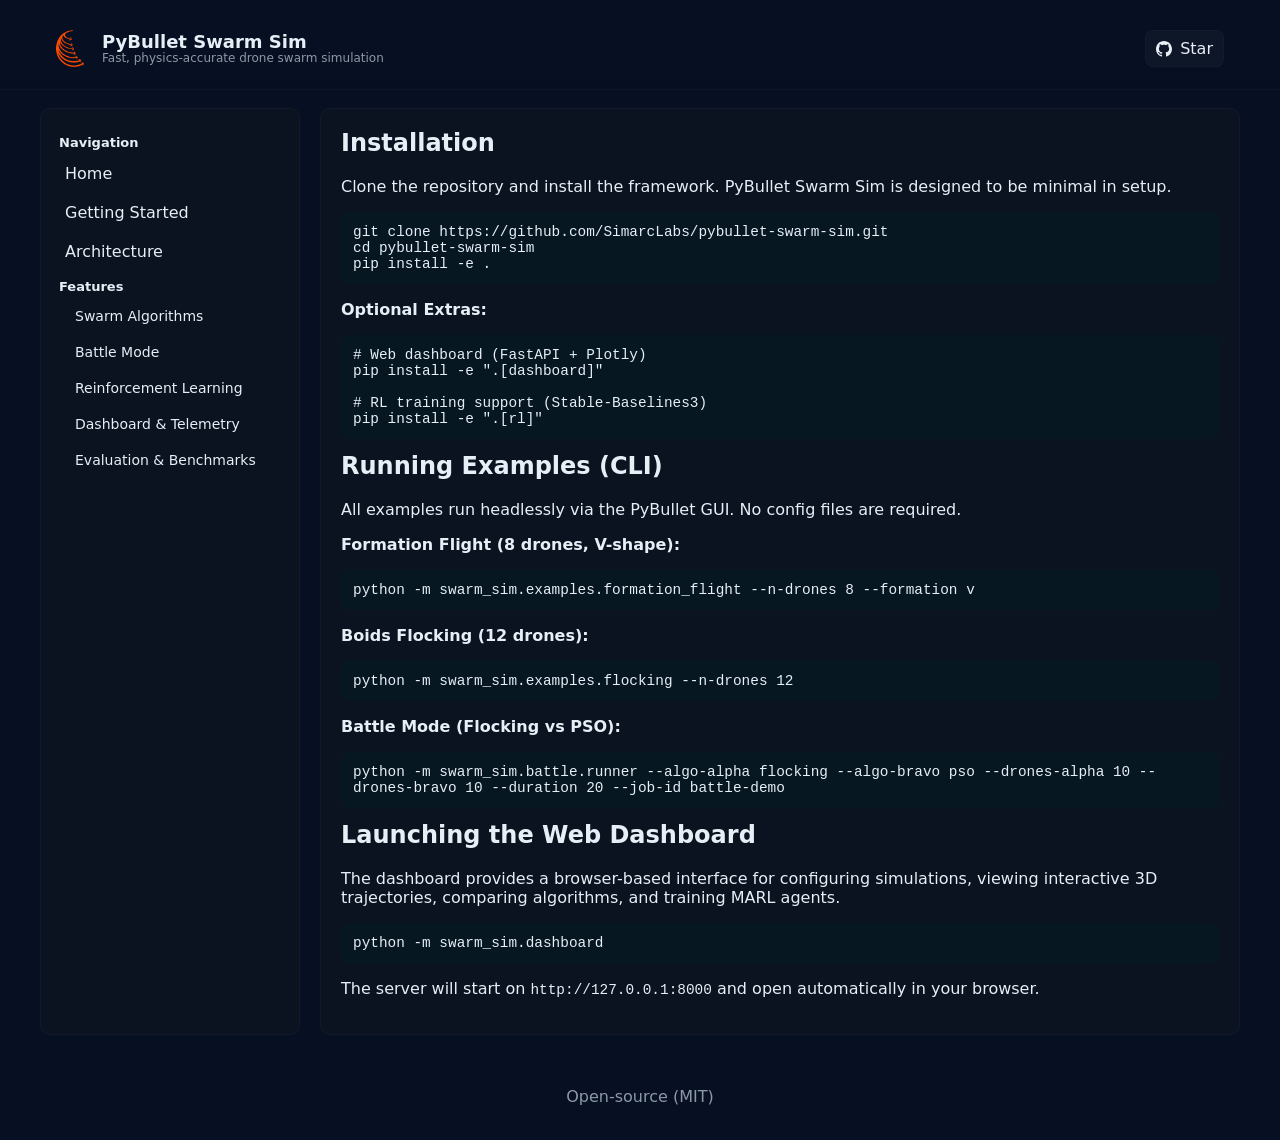
<file: docs/getting-started.html>
<!doctype html>
<html lang="en">
<head>
  <meta charset="utf-8" />
  <meta name="viewport" content="width=device-width,initial-scale=1" />
  <title>Getting Started — PyBullet Swarm Sim</title>
  <link rel="stylesheet" href="style.css">
</head>
<body>
  <header class="topbar">
    <div class="container">
      <div style="display:flex;align-items:center;">
        <img src="images/logo_sim.png" alt="logo" class="logo" />
        <div style="display:flex;flex-direction:column;">
          <h1>PyBullet Swarm Sim</h1>
          <p class="tag">Fast, physics-accurate drone swarm simulation</p>
        </div>
      </div>
      <div>
        <a class="github-star" href="https://github.com/SimarcLabs/pybullet-swarm-sim" target="_blank" rel="noopener noreferrer" aria-label="Star on GitHub">
          <svg viewBox="0 0 16 16" aria-hidden="true"><path d="M8 0C3.58 0 0 3.58 0 8c0 3.54 2.29 6.53 5.47 7.59.4.07.55-.17.55-.38 0-.19-.01-.82-.01-1.49-2.01.37-2.53-.49-2.69-.94-.09-.23-.48-.94-.82-1.13-.28-.15-.68-.52-.01-.53.63-.01 1.08.58 1.23.82.72 1.21 1.87.87 2.33.66.07-.52.28-.87.51-1.07-1.78-.2-3.64-.89-3.64-3.95 0-.87.31-1.59.82-2.15-.08-.2-.36-1.01.08-2.11 0 0 .67-.21 2.2.82.64-.18 1.32-.27 2-.27.68 0 1.36.09 2 .27 1.53-1.04 2.2-.82 2.2-.82.44 1.1.16 1.91.08 2.11.51.56.82 1.28.82 2.15 0 3.07-1.87 3.75-3.65 3.95.29.25.54.73.54 1.48 0 1.07-.01 1.93-.01 2.19 0 .21.15.46.55.38C13.71 14.53 16 11.54 16 8c0-4.42-3.58-8-8-8z"></path></svg>
          <span>Star</span>
        </a>
      </div>
    </div>
  </header>
  <div class="container layout">
    <nav class="sidebar">
      <h4>Navigation</h4>
      <ul>
        <li><a href="index.html">Home</a></li>
        <li><a href="getting-started.html">Getting Started</a></li>
        <li><a href="architecture.html">Architecture</a></li>
      </ul>

      <h4 style="margin-top:12px">Features</h4>
      <ul class="sub">
        <li><a href="algorithms.html">Swarm Algorithms</a></li>
        <li><a href="battle-mode.html">Battle Mode</a></li>
        <li><a href="rl.html">Reinforcement Learning</a></li>
        <li><a href="dashboard.html">Dashboard & Telemetry</a></li>
        <li><a href="evaluation.html">Evaluation & Benchmarks</a></li>
      </ul>
    </nav>
    <main class="content">
      <h2>Installation</h2>
      <p>Clone the repository and install the framework. PyBullet Swarm Sim is designed to be minimal in setup.</p>
      <pre><code>git clone https://github.com/SimarcLabs/pybullet-swarm-sim.git
cd pybullet-swarm-sim
pip install -e .</code></pre>

      <p><strong>Optional Extras:</strong></p>
      <pre><code># Web dashboard (FastAPI + Plotly)
pip install -e ".[dashboard]"

# RL training support (Stable-Baselines3)
pip install -e ".[rl]"</code></pre>

      <h2>Running Examples (CLI)</h2>
      <p>All examples run headlessly via the PyBullet GUI. No config files are required.</p>
      
      <p><strong>Formation Flight (8 drones, V-shape):</strong></p>
      <pre><code>python -m swarm_sim.examples.formation_flight --n-drones 8 --formation v</code></pre>
      
      <p><strong>Boids Flocking (12 drones):</strong></p>
      <pre><code>python -m swarm_sim.examples.flocking --n-drones 12</code></pre>

      <p><strong>Battle Mode (Flocking vs PSO):</strong></p>
      <pre><code>python -m swarm_sim.battle.runner --algo-alpha flocking --algo-bravo pso --drones-alpha 10 --drones-bravo 10 --duration 20 --job-id battle-demo</code></pre>

      <h2>Launching the Web Dashboard</h2>
      <p>The dashboard provides a browser-based interface for configuring simulations, viewing interactive 3D trajectories, comparing algorithms, and training MARL agents.</p>
      <pre><code>python -m swarm_sim.dashboard</code></pre>
      <p>The server will start on <code>http://127.0.0.1:8000</code> and open automatically in your browser.</p>
    </main>
  </div>
  <footer class="foot">
    <div class="container">Open-source (MIT)</div>
  </footer>
</body>
</html>
</file>
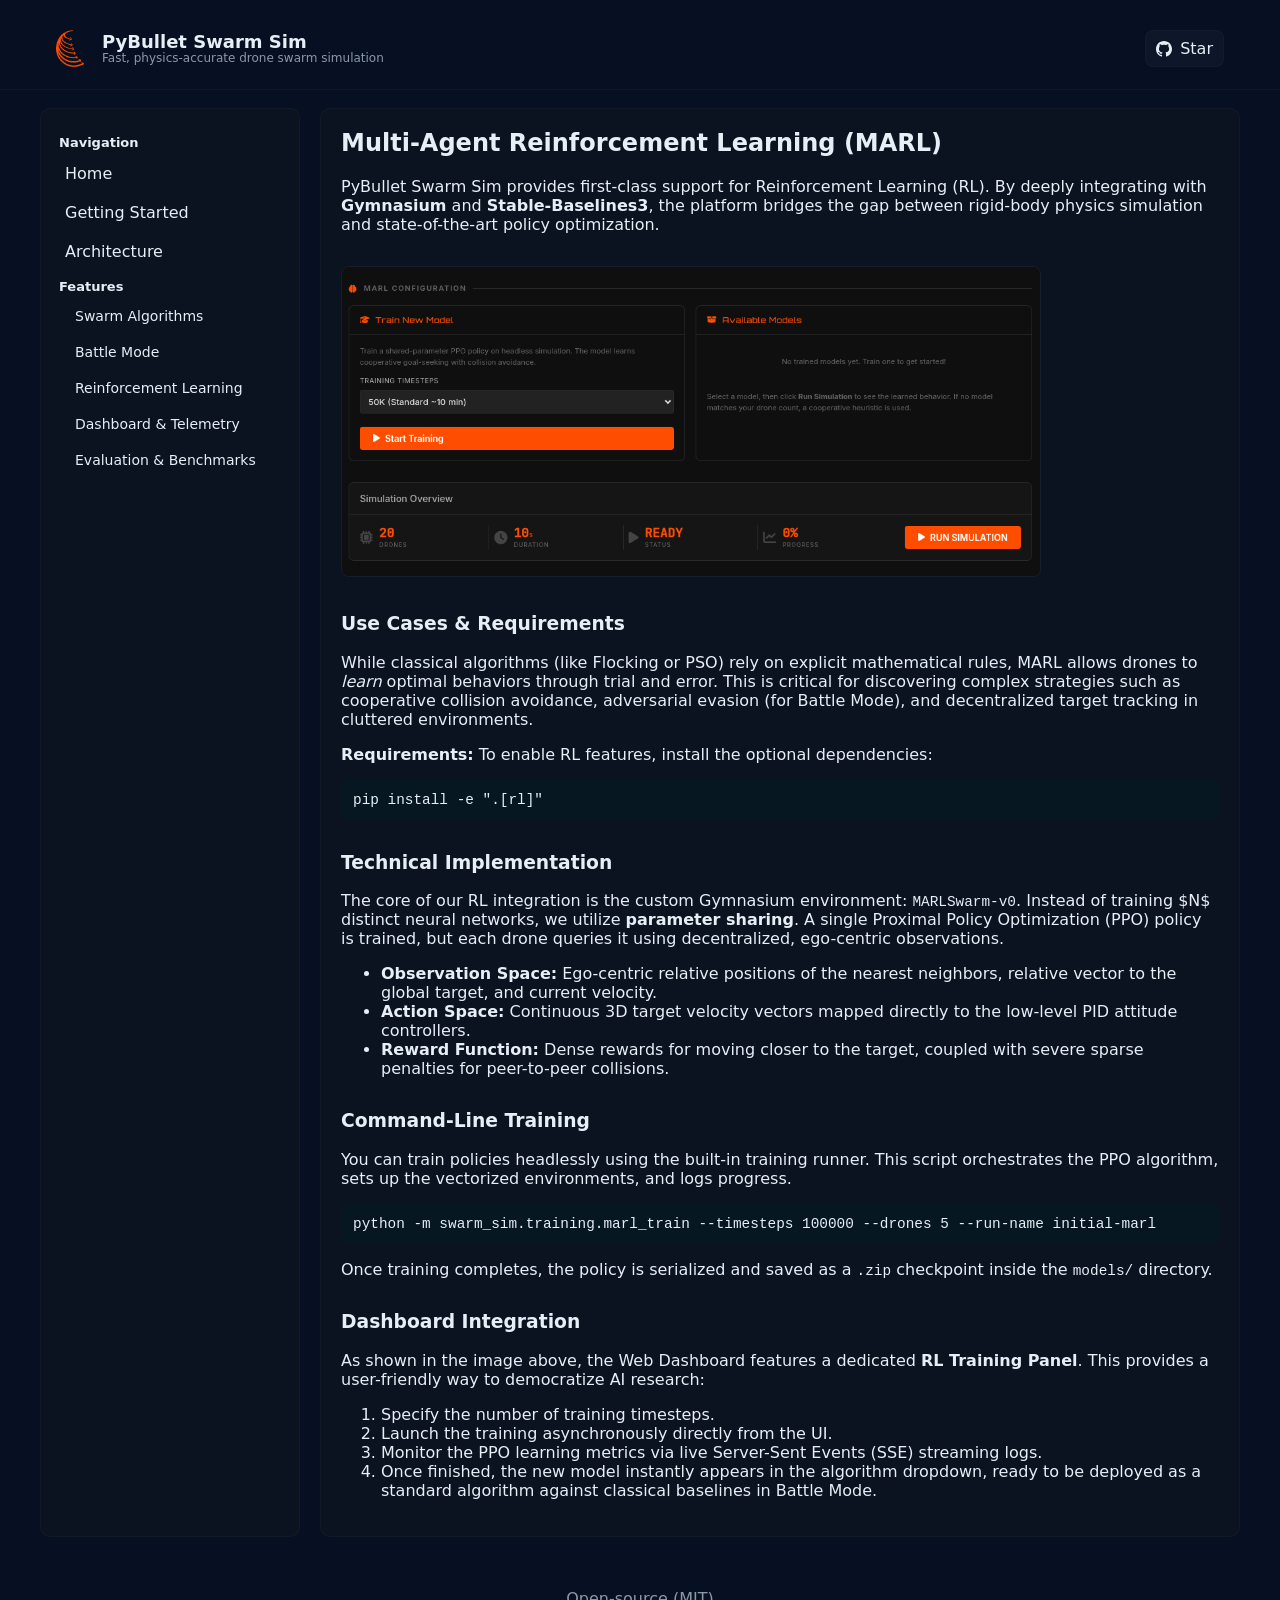
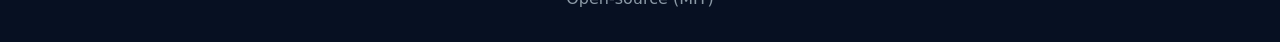
<file: docs/rl.html>
<!doctype html>
<html lang="en">
<head>
  <meta charset="utf-8" />
  <meta name="viewport" content="width=device-width,initial-scale=1" />
  <title>Reinforcement Learning — PyBullet Swarm Sim</title>
  <link rel="stylesheet" href="style.css">
</head>
<body>
  <header class="topbar">
    <div class="container">
      <div style="display:flex;align-items:center;">
        <img src="images/logo_sim.png" alt="logo" class="logo" />
        <div style="display:flex;flex-direction:column;">
          <h1>PyBullet Swarm Sim</h1>
          <p class="tag">Fast, physics-accurate drone swarm simulation</p>
        </div>
      </div>
      <div>
        <a class="github-star" href="https://github.com/SimarcLabs/pybullet-swarm-sim" target="_blank" rel="noopener noreferrer" aria-label="Star on GitHub">
          <svg viewBox="0 0 16 16" aria-hidden="true"><path d="M8 0C3.58 0 0 3.58 0 8c0 3.54 2.29 6.53 5.47 7.59.4.07.55-.17.55-.38 0-.19-.01-.82-.01-1.49-2.01.37-2.53-.49-2.69-.94-.09-.23-.48-.94-.82-1.13-.28-.15-.68-.52-.01-.53.63-.01 1.08.58 1.23.82.72 1.21 1.87.87 2.33.66.07-.52.28-.87.51-1.07-1.78-.2-3.64-.89-3.64-3.95 0-.87.31-1.59.82-2.15-.08-.2-.36-1.01.08-2.11 0 0 .67-.21 2.2.82.64-.18 1.32-.27 2-.27.68 0 1.36.09 2 .27 1.53-1.04 2.2-.82 2.2-.82.44 1.1.16 1.91.08 2.11.51.56.82 1.28.82 2.15 0 3.07-1.87 3.75-3.65 3.95.29.25.54.73.54 1.48 0 1.07-.01 1.93-.01 2.19 0 .21.15.46.55.38C13.71 14.53 16 11.54 16 8c0-4.42-3.58-8-8-8z"></path></svg>
          <span>Star</span>
        </a>
      </div>
    </div>
  </header>
  <div class="container layout">
    <nav class="sidebar">
      <h4>Navigation</h4>
      <ul>
        <li><a href="index.html">Home</a></li>
        <li><a href="getting-started.html">Getting Started</a></li>
        <li><a href="architecture.html">Architecture</a></li>
      </ul>

      <h4 style="margin-top:12px">Features</h4>
      <ul class="sub">
        <li><a href="algorithms.html">Swarm Algorithms</a></li>
        <li><a href="battle-mode.html">Battle Mode</a></li>
        <li><a href="rl.html">Reinforcement Learning</a></li>
        <li><a href="dashboard.html">Dashboard & Telemetry</a></li>
        <li><a href="evaluation.html">Evaluation & Benchmarks</a></li>
      </ul>
    </nav>
    <main class="content">
      <h2>Multi-Agent Reinforcement Learning (MARL)</h2>
      <p>PyBullet Swarm Sim provides first-class support for Reinforcement Learning (RL). By deeply integrating with <strong>Gymnasium</strong> and <strong>Stable-Baselines3</strong>, the platform bridges the gap between rigid-body physics simulation and state-of-the-art policy optimization.</p>

      <figure style="margin: 2rem 0; text-align: left;">
        <img src="images/marl.png" alt="MARL Training Dashboard" style="max-width: 700px; width: 100%; border-radius: 8px; border: 1px solid rgba(255,255,255,0.05);" />
      </figure>

      <h3>Use Cases & Requirements</h3>
      <p>While classical algorithms (like Flocking or PSO) rely on explicit mathematical rules, MARL allows drones to <em>learn</em> optimal behaviors through trial and error. This is critical for discovering complex strategies such as cooperative collision avoidance, adversarial evasion (for Battle Mode), and decentralized target tracking in cluttered environments.</p>
      
      <p><strong>Requirements:</strong> To enable RL features, install the optional dependencies:</p>
      <pre><code>pip install -e ".[rl]"</code></pre>

      <h3 style="margin-top: 2rem;">Technical Implementation</h3>
      <p>The core of our RL integration is the custom Gymnasium environment: <code>MARLSwarm-v0</code>. Instead of training $N$ distinct neural networks, we utilize <strong>parameter sharing</strong>. A single Proximal Policy Optimization (PPO) policy is trained, but each drone queries it using decentralized, ego-centric observations.</p>
      <ul>
        <li><strong>Observation Space:</strong> Ego-centric relative positions of the nearest neighbors, relative vector to the global target, and current velocity.</li>
        <li><strong>Action Space:</strong> Continuous 3D target velocity vectors mapped directly to the low-level PID attitude controllers.</li>
        <li><strong>Reward Function:</strong> Dense rewards for moving closer to the target, coupled with severe sparse penalties for peer-to-peer collisions.</li>
      </ul>

      <h3 style="margin-top: 2rem;">Command-Line Training</h3>
      <p>You can train policies headlessly using the built-in training runner. This script orchestrates the PPO algorithm, sets up the vectorized environments, and logs progress.</p>
      <pre><code>python -m swarm_sim.training.marl_train --timesteps 100000 --drones 5 --run-name initial-marl</code></pre>
      <p>Once training completes, the policy is serialized and saved as a <code>.zip</code> checkpoint inside the <code>models/</code> directory.</p>

      <h3 style="margin-top: 2rem;">Dashboard Integration</h3>
      <p>As shown in the image above, the Web Dashboard features a dedicated <strong>RL Training Panel</strong>. This provides a user-friendly way to democratize AI research:</p>
      <ol>
        <li>Specify the number of training timesteps.</li>
        <li>Launch the training asynchronously directly from the UI.</li>
        <li>Monitor the PPO learning metrics via live Server-Sent Events (SSE) streaming logs.</li>
        <li>Once finished, the new model instantly appears in the algorithm dropdown, ready to be deployed as a standard algorithm against classical baselines in Battle Mode.</li>
      </ol>
    </main>
  </div>
  <footer class="foot">
    <div class="container">Open-source (MIT)</div>
  </footer>
</body>
</html>
</file>
<file: docs/style.css>
:root{
	--bg: #071022;        /* page background */
	--panel: #0b1220;     /* side / content panels */
	--muted: #8b99a6;     /* secondary text */
	--accent: #2dd4bf;    /* accent */
	--text: #e6eef6;      /* main text */
}

*{box-sizing:border-box}
body{margin:0;font-family:Inter,system-ui,Segoe UI,Roboto,Arial,Helvetica,sans-serif;background:var(--bg);color:var(--text)}
.container{max-width:1200px;margin:0 auto;padding:16px}
.topbar{position:sticky;top:0;z-index:1200;background:linear-gradient(180deg, rgba(7,16,34,0.98), rgba(7,16,34,0.95));backdrop-filter:blur(6px);padding:6px 0;border-bottom:1px solid rgba(255,255,255,0.03)}
.topbar .container{display:flex;align-items:center;justify-content:space-between;gap:8px}
.topbar h1{margin:0;font-size:18px;color:var(--text);line-height:1}
.topbar .tag{margin:0;color:var(--muted);font-size:12px}

.github-star{display:inline-flex;align-items:center;gap:8px;padding:8px 10px;border-radius:8px;background:rgba(255,255,255,0.03);color:var(--text);text-decoration:none;border:1px solid rgba(255,255,255,0.02)}
.github-star svg{width:16px;height:16px;fill:var(--text)}
.github-star:hover{background:rgba(255,255,255,0.04)}
.topbar .logo{width:36px;height:auto;border-radius:6px;margin-right:10px}
.layout{display:grid;grid-template-columns:260px 1fr;gap:20px;padding:18px 0}
.sidebar{background:var(--panel);padding:18px;border-radius:10px;border:1px solid rgba(255,255,255,0.03)}
.sidebar .banner{width:100%;height:auto;border-radius:6px;margin-bottom:12px;display:block}
.page-banner{width:100%;height:auto;border-radius:8px;margin-bottom:18px;border:1px solid rgba(255,255,255,0.03)}
.sidebar h4{margin:8px 0 6px;color:var(--text);font-size:13px}
.sidebar ul{list-style:none;padding:0;margin:0}
.sidebar li{margin:8px 0}
.sidebar a{text-decoration:none;color:var(--text);display:block;padding:6px;border-radius:6px}
.sidebar a:hover{background:rgba(255,255,255,0.02)}
.sidebar .sub{padding-left:10px;font-size:14px;color:var(--muted)}
.content{background:var(--panel);padding:20px;border-radius:10px;border:1px solid rgba(255,255,255,0.03)}
.content h2{margin-top:0}
.content p,.content li{color:var(--text)}
.muted{color:var(--muted)}
pre { background: #071722; color: var(--text); padding: 12px; border-radius: 6px; overflow-x: auto; white-space: pre-wrap; word-wrap: break-word; }
code { font-family: ui-monospace, SFMono-Regular, Menlo, Monaco, Consolas, "Liberation Mono", "Courier New", monospace; font-size: 0.9em; }
.quick ul{padding-left:18px}
.foot{padding:18px 0;color:var(--muted);text-align:center}
@media (max-width:800px){.layout{grid-template-columns:1fr}.sidebar{order:2}.content{order:1}}

/* ensure main content is not hidden behind sticky nav on small viewports */
body{padding-top:8px}
</file>
